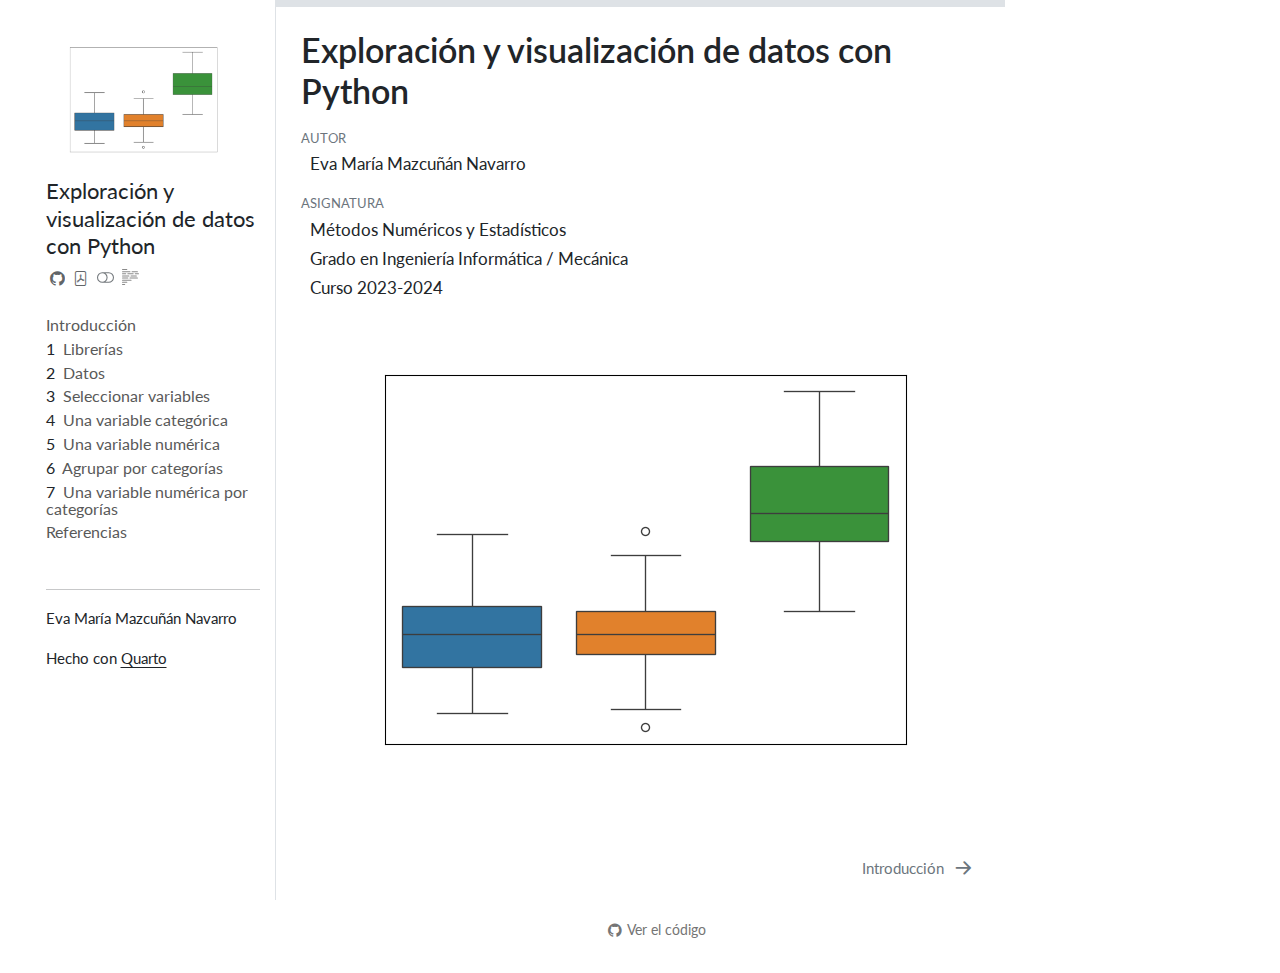
<file: docs/index.html>
<!DOCTYPE html>
<html xmlns="http://www.w3.org/1999/xhtml" lang="es" xml:lang="es"><head>

<meta charset="utf-8">
<meta name="generator" content="quarto-1.4.552">

<meta name="viewport" content="width=device-width, initial-scale=1.0, user-scalable=yes">

<meta name="author" content="Eva María Mazcuñán Navarro">

<title>Exploración y visualización de datos con Python</title>
<style>
code{white-space: pre-wrap;}
span.smallcaps{font-variant: small-caps;}
div.columns{display: flex; gap: min(4vw, 1.5em);}
div.column{flex: auto; overflow-x: auto;}
div.hanging-indent{margin-left: 1.5em; text-indent: -1.5em;}
ul.task-list{list-style: none;}
ul.task-list li input[type="checkbox"] {
  width: 0.8em;
  margin: 0 0.8em 0.2em -1em; /* quarto-specific, see https://github.com/quarto-dev/quarto-cli/issues/4556 */ 
  vertical-align: middle;
}
/* CSS for citations */
div.csl-bib-body { }
div.csl-entry {
  clear: both;
  margin-bottom: 0em;
}
.hanging-indent div.csl-entry {
  margin-left:2em;
  text-indent:-2em;
}
div.csl-left-margin {
  min-width:2em;
  float:left;
}
div.csl-right-inline {
  margin-left:2em;
  padding-left:1em;
}
div.csl-indent {
  margin-left: 2em;
}</style>


<script src="site_libs/quarto-nav/quarto-nav.js"></script>
<script src="site_libs/quarto-nav/headroom.min.js"></script>
<script src="site_libs/clipboard/clipboard.min.js"></script>
<script src="site_libs/quarto-search/autocomplete.umd.js"></script>
<script src="site_libs/quarto-search/fuse.min.js"></script>
<script src="site_libs/quarto-search/quarto-search.js"></script>
<meta name="quarto:offset" content="./">
<link href="./chapters/intro.html" rel="next">
<script src="site_libs/quarto-html/quarto.js"></script>
<script src="site_libs/quarto-html/popper.min.js"></script>
<script src="site_libs/quarto-html/tippy.umd.min.js"></script>
<script src="site_libs/quarto-html/anchor.min.js"></script>
<link href="site_libs/quarto-html/tippy.css" rel="stylesheet">
<link href="site_libs/quarto-html/quarto-syntax-highlighting.css" rel="stylesheet" class="quarto-color-scheme" id="quarto-text-highlighting-styles">
<link href="site_libs/quarto-html/quarto-syntax-highlighting-dark.css" rel="prefetch" class="quarto-color-scheme quarto-color-alternate" id="quarto-text-highlighting-styles">
<script src="site_libs/bootstrap/bootstrap.min.js"></script>
<link href="site_libs/bootstrap/bootstrap-icons.css" rel="stylesheet">
<link href="site_libs/bootstrap/bootstrap.min.css" rel="stylesheet" class="quarto-color-scheme" id="quarto-bootstrap" data-mode="light">
<link href="site_libs/bootstrap/bootstrap-dark.min.css" rel="prefetch" class="quarto-color-scheme quarto-color-alternate" id="quarto-bootstrap" data-mode="dark">
<script id="quarto-search-options" type="application/json">{
  "location": "navbar",
  "copy-button": false,
  "collapse-after": 3,
  "panel-placement": "end",
  "type": "overlay",
  "limit": 50,
  "keyboard-shortcut": [
    "f",
    "/",
    "s"
  ],
  "language": {
    "search-no-results-text": "Sin resultados",
    "search-matching-documents-text": "documentos encontrados",
    "search-copy-link-title": "Copiar el enlace en la búsqueda",
    "search-hide-matches-text": "Ocultar resultados adicionales",
    "search-more-match-text": "resultado adicional en este documento",
    "search-more-matches-text": "resultados adicionales en este documento",
    "search-clear-button-title": "Borrar",
    "search-text-placeholder": "",
    "search-detached-cancel-button-title": "Cancelar",
    "search-submit-button-title": "Enviar",
    "search-label": "Buscar"
  }
}</script>


<link rel="stylesheet" href="html/styles.css">
</head>

<body class="nav-sidebar floating">

<div id="quarto-search-results"></div>
  <header id="quarto-header" class="headroom fixed-top">
  <nav class="quarto-secondary-nav">
    <div class="container-fluid d-flex">
      <button type="button" class="quarto-btn-toggle btn" data-bs-toggle="collapse" data-bs-target=".quarto-sidebar-collapse-item" aria-controls="quarto-sidebar" aria-expanded="false" aria-label="Alternar barra lateral" onclick="if (window.quartoToggleHeadroom) { window.quartoToggleHeadroom(); }">
        <i class="bi bi-layout-text-sidebar-reverse"></i>
      </button>
        <nav class="quarto-page-breadcrumbs" aria-label="breadcrumb"><ol class="breadcrumb"><li class="breadcrumb-item"><a href="./index.html">Inicio</a></li></ol></nav>
        <a class="flex-grow-1" role="button" data-bs-toggle="collapse" data-bs-target=".quarto-sidebar-collapse-item" aria-controls="quarto-sidebar" aria-expanded="false" aria-label="Alternar barra lateral" onclick="if (window.quartoToggleHeadroom) { window.quartoToggleHeadroom(); }">      
        </a>
    </div>
  </nav>
</header>
<!-- content -->
<div id="quarto-content" class="quarto-container page-columns page-rows-contents page-layout-article">
<!-- sidebar -->
  <nav id="quarto-sidebar" class="sidebar collapse collapse-horizontal quarto-sidebar-collapse-item sidebar-navigation floating overflow-auto">
    <div class="pt-lg-2 mt-2 text-left sidebar-header sidebar-header-stacked">
      <a href="./index.html" class="sidebar-logo-link">
      <img src="./img/sidebar-logo.png" alt="" class="sidebar-logo py-0 d-lg-inline d-none">
      </a>
    <div class="sidebar-title mb-0 py-0">
      <a href="./">Exploración y visualización de datos con Python</a> 
        <div class="sidebar-tools-main tools-wide">
    <a href="https://github.com/EMazcunan/mnye-data-visualization" title="Ejecutar el código" class="quarto-navigation-tool px-1" aria-label="Ejecutar el código"><i class="bi bi-github"></i></a>
    <a href="./visualization.pdf" title="Descargar PDF" class="quarto-navigation-tool px-1" aria-label="Descargar PDF"><i class="bi bi-file-pdf"></i></a>
  <a href="" class="quarto-color-scheme-toggle quarto-navigation-tool  px-1" onclick="window.quartoToggleColorScheme(); return false;" title="Alternar modo oscuro"><i class="bi"></i></a>
  <a href="" class="quarto-reader-toggle quarto-navigation-tool px-1" onclick="window.quartoToggleReader(); return false;" title="Alternar modo lector">
  <div class="quarto-reader-toggle-btn">
  <i class="bi"></i>
  </div>
</a>
</div>
    </div>
      </div>
    <div class="sidebar-menu-container"> 
    <ul class="list-unstyled mt-1">
        <li class="sidebar-item">
  <div class="sidebar-item-container"> 
  <a href="./index.html" class="sidebar-item-text sidebar-link active">
 <span class="menu-text">Inicio</span></a>
  </div>
</li>
        <li class="sidebar-item">
  <div class="sidebar-item-container"> 
  <a href="./chapters/intro.html" class="sidebar-item-text sidebar-link">
 <span class="menu-text">Introducción</span></a>
  </div>
</li>
        <li class="sidebar-item">
  <div class="sidebar-item-container"> 
  <a href="./chapters/libraries.html" class="sidebar-item-text sidebar-link">
 <span class="menu-text"><span class="chapter-number">1</span>&nbsp; <span class="chapter-title">Librerías</span></span></a>
  </div>
</li>
        <li class="sidebar-item">
  <div class="sidebar-item-container"> 
  <a href="./chapters/data.html" class="sidebar-item-text sidebar-link">
 <span class="menu-text"><span class="chapter-number">2</span>&nbsp; <span class="chapter-title">Datos</span></span></a>
  </div>
</li>
        <li class="sidebar-item">
  <div class="sidebar-item-container"> 
  <a href="./chapters/subset-variables.html" class="sidebar-item-text sidebar-link">
 <span class="menu-text"><span class="chapter-number">3</span>&nbsp; <span class="chapter-title">Seleccionar variables</span></span></a>
  </div>
</li>
        <li class="sidebar-item">
  <div class="sidebar-item-container"> 
  <a href="./chapters/1categorical.html" class="sidebar-item-text sidebar-link">
 <span class="menu-text"><span class="chapter-number">4</span>&nbsp; <span class="chapter-title">Una variable categórica</span></span></a>
  </div>
</li>
        <li class="sidebar-item">
  <div class="sidebar-item-container"> 
  <a href="./chapters/1numerical.html" class="sidebar-item-text sidebar-link">
 <span class="menu-text"><span class="chapter-number">5</span>&nbsp; <span class="chapter-title">Una variable numérica</span></span></a>
  </div>
</li>
        <li class="sidebar-item">
  <div class="sidebar-item-container"> 
  <a href="./chapters/groupby.html" class="sidebar-item-text sidebar-link">
 <span class="menu-text"><span class="chapter-number">6</span>&nbsp; <span class="chapter-title">Agrupar por categorías</span></span></a>
  </div>
</li>
        <li class="sidebar-item">
  <div class="sidebar-item-container"> 
  <a href="./chapters/numerical_by_categorical.html" class="sidebar-item-text sidebar-link">
 <span class="menu-text"><span class="chapter-number">7</span>&nbsp; <span class="chapter-title">Una variable numérica por categorías</span></span></a>
  </div>
</li>
        <li class="sidebar-item">
  <div class="sidebar-item-container"> 
  <a href="./chapters/references.html" class="sidebar-item-text sidebar-link">
 <span class="menu-text">Referencias</span></a>
  </div>
</li>
    </ul>
    </div>
<div class="quarto-sidebar-footer"><div class="sidebar-footer-item">
<hr>
<p>Eva María Mazcuñán Navarro</p>
<p>Hecho con <a href="https://quarto.org">Quarto</a></p>
</div></div></nav>
<div id="quarto-sidebar-glass" class="quarto-sidebar-collapse-item" data-bs-toggle="collapse" data-bs-target=".quarto-sidebar-collapse-item"></div>
<!-- margin-sidebar -->
    <div id="quarto-margin-sidebar" class="sidebar margin-sidebar">
        
    </div>
<!-- main -->
<main class="content" id="quarto-document-content">
<!-- https://github.com/quarto-dev/quarto-cli/discussions/3842 -->
<!-- Ver nota de obsidian Quarto - Layout de book para los literales 1.5em y 3em -->
<div id="progress-bar" style="width: 0%; height: 7px; background-color: var(--bs-success); position: fixed; top: 0px; margin-left:-1.5em;z-index: 2000;"></div>

<div id="progress-bar-bg" style="width: 0%; height: 7px; background-color: var(--quarto-border-color); position: fixed; top: 0px; margin-left:-1.5em;z-index: 1999;"></div>

<script id="progressbar" type="text/javascript">

function adjust_bar_width(bar, bar_bg, scrollTop, height, clientHeight, document_content_width, font_size, content_width) {
    bar.style.width = ((scrollTop) / ((height- clientHeight))) * ((document_content_width + (font_size * 3)) / content_width) * 100 + '%';

    bar_bg.style.width = document_content_width + (font_size * 3) + "px";
};


document.addEventListener("DOMContentLoaded", function() {

    const bar = document.querySelector('#progress-bar');
    const bar_bg = document.querySelector('#progress-bar-bg');
    const post = document.querySelector('#quarto-content');
    const document_content = document.querySelector('#quarto-document-content');

    const style = window.getComputedStyle(document_content, null).getPropertyValue('font-size');
    const font_size = parseFloat(style); 
    const html = document.documentElement;
    
    var document_content_width = document_content.offsetWidth;
    var content_width = post.offsetWidth;
    var height = post.scrollHeight + post.offsetTop; 

    window.addEventListener('resize', () => {

        document_content_width = document_content.offsetWidth;
        content_width = post.offsetWidth;
        height = post.scrollHeight + post.offsetTop; 

        adjust_bar_width(bar, bar_bg, html.scrollTop, height, html.clientHeight, document_content_width, font_size, content_width )

    });  

    window.addEventListener('scroll', () => {
        
        adjust_bar_width(bar, bar_bg, html.scrollTop, height, html.clientHeight, document_content_width, font_size, content_width)
    });
});
</script>
<!-- https://github.com/quarto-dev/quarto-cli/discussions/3842 -->
<button type="button" class="btn btn-sm bi bi-arrow-up" id="btn-back-to-top"></button>

<style>
#btn-back-to-top {
  position: fixed;
  bottom: 20px;
  right: 20px;
  display: none;
  background-color: transparent;
  border-color: transparent;
  color: var(--quarto-text-muted);
}
</style>

<script id="backtotop" type="application/javascript">
let backToTopButton = document.getElementById("btn-back-to-top");

window.addEventListener('scroll', () => {
            if (document.body.scrollTop > 20 || document.documentElement.scrollTop > 20) {
            backToTopButton.style.display = "block";
        } else {
            backToTopButton.style.display = "none";
        }
    });

backToTopButton.addEventListener("click", function () {
  document.body.scrollTop = 0;
  document.documentElement.scrollTop = 0;
});
</script>

<header id="title-block-header">
 


<h1 class="title display-7">Exploración y visualización de datos con Python</h1>



<p class="author-title">Autor</p> 
<p class="author">Eva María Mazcuñán Navarro</p>


<!-- https://github.com/quarto-dev/quarto-cli/issues/2235 -->
<div class="subject-info">
<p class="subject-info-title">Asignatura</p>    
<p class="subject">Métodos Numéricos y Estadísticos</p>
<p class="degree">Grado en Ingeniería Informática / Mecánica</p>
<p class="term">Curso 2023-2024</p>
</div>



</header>



<section id="sec-preface" class="level1 unnumbered">
<h1 class="unnumbered">Inicio</h1><p><img src="img/cover/cover.png" title="Exploración y visualización de datos con Python" class="quarto-cover-image img-fluid"></p>


<div id="refs" class="references csl-bib-body hanging-indent" data-entry-spacing="0" role="list" style="display: none">
<div id="ref-mckinney-proc-scipy-2010" class="csl-entry" role="listitem">
McKinney, Wes. 2010. <span>«<span>D</span>ata <span>S</span>tructures for <span>S</span>tatistical <span>C</span>omputing in <span>P</span>ython»</span>. En <em><span>P</span>roceedings of the 9th <span>P</span>ython in <span>S</span>cience <span>C</span>onference</em>, editado por Stéfan van der Walt y Jarrod Millman, 56-61. <a href="https://doi.org/ 10.25080/Majora-92bf1922-00a ">https://doi.org/ 10.25080/Majora-92bf1922-00a </a>.
</div>
<div id="ref-reback2020pandas" class="csl-entry" role="listitem">
The pandas development team. 2020. <span>«pandas-dev/pandas: Pandas»</span>. Zenodo. <a href="https://doi.org/10.5281/zenodo.3509134">https://doi.org/10.5281/zenodo.3509134</a>.
</div>
<div id="ref-Waskom2021" class="csl-entry" role="listitem">
Waskom, Michael L. 2021. <span>«seaborn: statistical data visualization»</span>. <em>Journal of Open Source Software</em> 6 (60): 3021. <a href="https://doi.org/10.21105/joss.03021">https://doi.org/10.21105/joss.03021</a>.
</div>
</div>
</section>

</main> <!-- /main -->
<script id="quarto-html-after-body" type="application/javascript">
window.document.addEventListener("DOMContentLoaded", function (event) {
  const toggleBodyColorMode = (bsSheetEl) => {
    const mode = bsSheetEl.getAttribute("data-mode");
    const bodyEl = window.document.querySelector("body");
    if (mode === "dark") {
      bodyEl.classList.add("quarto-dark");
      bodyEl.classList.remove("quarto-light");
    } else {
      bodyEl.classList.add("quarto-light");
      bodyEl.classList.remove("quarto-dark");
    }
  }
  const toggleBodyColorPrimary = () => {
    const bsSheetEl = window.document.querySelector("link#quarto-bootstrap");
    if (bsSheetEl) {
      toggleBodyColorMode(bsSheetEl);
    }
  }
  toggleBodyColorPrimary();  
  const disableStylesheet = (stylesheets) => {
    for (let i=0; i < stylesheets.length; i++) {
      const stylesheet = stylesheets[i];
      stylesheet.rel = 'prefetch';
    }
  }
  const enableStylesheet = (stylesheets) => {
    for (let i=0; i < stylesheets.length; i++) {
      const stylesheet = stylesheets[i];
      stylesheet.rel = 'stylesheet';
    }
  }
  const manageTransitions = (selector, allowTransitions) => {
    const els = window.document.querySelectorAll(selector);
    for (let i=0; i < els.length; i++) {
      const el = els[i];
      if (allowTransitions) {
        el.classList.remove('notransition');
      } else {
        el.classList.add('notransition');
      }
    }
  }
  const toggleGiscusIfUsed = (isAlternate, darkModeDefault) => {
    const baseTheme = document.querySelector('#giscus-base-theme')?.value ?? 'light';
    const alternateTheme = document.querySelector('#giscus-alt-theme')?.value ?? 'dark';
    let newTheme = '';
    if(darkModeDefault) {
      newTheme = isAlternate ? baseTheme : alternateTheme;
    } else {
      newTheme = isAlternate ? alternateTheme : baseTheme;
    }
    const changeGiscusTheme = () => {
      // From: https://github.com/giscus/giscus/issues/336
      const sendMessage = (message) => {
        const iframe = document.querySelector('iframe.giscus-frame');
        if (!iframe) return;
        iframe.contentWindow.postMessage({ giscus: message }, 'https://giscus.app');
      }
      sendMessage({
        setConfig: {
          theme: newTheme
        }
      });
    }
    const isGiscussLoaded = window.document.querySelector('iframe.giscus-frame') !== null;
    if (isGiscussLoaded) {
      changeGiscusTheme();
    }
  }
  const toggleColorMode = (alternate) => {
    // Switch the stylesheets
    const alternateStylesheets = window.document.querySelectorAll('link.quarto-color-scheme.quarto-color-alternate');
    manageTransitions('#quarto-margin-sidebar .nav-link', false);
    if (alternate) {
      enableStylesheet(alternateStylesheets);
      for (const sheetNode of alternateStylesheets) {
        if (sheetNode.id === "quarto-bootstrap") {
          toggleBodyColorMode(sheetNode);
        }
      }
    } else {
      disableStylesheet(alternateStylesheets);
      toggleBodyColorPrimary();
    }
    manageTransitions('#quarto-margin-sidebar .nav-link', true);
    // Switch the toggles
    const toggles = window.document.querySelectorAll('.quarto-color-scheme-toggle');
    for (let i=0; i < toggles.length; i++) {
      const toggle = toggles[i];
      if (toggle) {
        if (alternate) {
          toggle.classList.add("alternate");     
        } else {
          toggle.classList.remove("alternate");
        }
      }
    }
    // Hack to workaround the fact that safari doesn't
    // properly recolor the scrollbar when toggling (#1455)
    if (navigator.userAgent.indexOf('Safari') > 0 && navigator.userAgent.indexOf('Chrome') == -1) {
      manageTransitions("body", false);
      window.scrollTo(0, 1);
      setTimeout(() => {
        window.scrollTo(0, 0);
        manageTransitions("body", true);
      }, 40);  
    }
  }
  const isFileUrl = () => { 
    return window.location.protocol === 'file:';
  }
  const hasAlternateSentinel = () => {  
    let styleSentinel = getColorSchemeSentinel();
    if (styleSentinel !== null) {
      return styleSentinel === "alternate";
    } else {
      return false;
    }
  }
  const setStyleSentinel = (alternate) => {
    const value = alternate ? "alternate" : "default";
    if (!isFileUrl()) {
      window.localStorage.setItem("quarto-color-scheme", value);
    } else {
      localAlternateSentinel = value;
    }
  }
  const getColorSchemeSentinel = () => {
    if (!isFileUrl()) {
      const storageValue = window.localStorage.getItem("quarto-color-scheme");
      return storageValue != null ? storageValue : localAlternateSentinel;
    } else {
      return localAlternateSentinel;
    }
  }
  const darkModeDefault = false;
  let localAlternateSentinel = darkModeDefault ? 'alternate' : 'default';
  // Dark / light mode switch
  window.quartoToggleColorScheme = () => {
    // Read the current dark / light value 
    let toAlternate = !hasAlternateSentinel();
    toggleColorMode(toAlternate);
    setStyleSentinel(toAlternate);
    toggleGiscusIfUsed(toAlternate, darkModeDefault);
  };
  // Ensure there is a toggle, if there isn't float one in the top right
  if (window.document.querySelector('.quarto-color-scheme-toggle') === null) {
    const a = window.document.createElement('a');
    a.classList.add('top-right');
    a.classList.add('quarto-color-scheme-toggle');
    a.href = "";
    a.onclick = function() { try { window.quartoToggleColorScheme(); } catch {} return false; };
    const i = window.document.createElement("i");
    i.classList.add('bi');
    a.appendChild(i);
    window.document.body.appendChild(a);
  }
  // Switch to dark mode if need be
  if (hasAlternateSentinel()) {
    toggleColorMode(true);
  } else {
    toggleColorMode(false);
  }
  const icon = "";
  const anchorJS = new window.AnchorJS();
  anchorJS.options = {
    placement: 'right',
    icon: icon
  };
  anchorJS.add('.anchored');
  const isCodeAnnotation = (el) => {
    for (const clz of el.classList) {
      if (clz.startsWith('code-annotation-')) {                     
        return true;
      }
    }
    return false;
  }
  const clipboard = new window.ClipboardJS('.code-copy-button', {
    text: function(trigger) {
      const codeEl = trigger.previousElementSibling.cloneNode(true);
      for (const childEl of codeEl.children) {
        if (isCodeAnnotation(childEl)) {
          childEl.remove();
        }
      }
      return codeEl.innerText;
    }
  });
  clipboard.on('success', function(e) {
    // button target
    const button = e.trigger;
    // don't keep focus
    button.blur();
    // flash "checked"
    button.classList.add('code-copy-button-checked');
    var currentTitle = button.getAttribute("title");
    button.setAttribute("title", "Copiado");
    let tooltip;
    if (window.bootstrap) {
      button.setAttribute("data-bs-toggle", "tooltip");
      button.setAttribute("data-bs-placement", "left");
      button.setAttribute("data-bs-title", "Copiado");
      tooltip = new bootstrap.Tooltip(button, 
        { trigger: "manual", 
          customClass: "code-copy-button-tooltip",
          offset: [0, -8]});
      tooltip.show();    
    }
    setTimeout(function() {
      if (tooltip) {
        tooltip.hide();
        button.removeAttribute("data-bs-title");
        button.removeAttribute("data-bs-toggle");
        button.removeAttribute("data-bs-placement");
      }
      button.setAttribute("title", currentTitle);
      button.classList.remove('code-copy-button-checked');
    }, 1000);
    // clear code selection
    e.clearSelection();
  });
    var localhostRegex = new RegExp(/^(?:http|https):\/\/localhost\:?[0-9]*\//);
    var mailtoRegex = new RegExp(/^mailto:/);
      var filterRegex = new RegExp('/' + window.location.host + '/');
    var isInternal = (href) => {
        return filterRegex.test(href) || localhostRegex.test(href) || mailtoRegex.test(href);
    }
    // Inspect non-navigation links and adorn them if external
 	var links = window.document.querySelectorAll('a[href]:not(.nav-link):not(.navbar-brand):not(.toc-action):not(.sidebar-link):not(.sidebar-item-toggle):not(.pagination-link):not(.no-external):not([aria-hidden]):not(.dropdown-item):not(.quarto-navigation-tool)');
    for (var i=0; i<links.length; i++) {
      const link = links[i];
      if (!isInternal(link.href)) {
        // undo the damage that might have been done by quarto-nav.js in the case of
        // links that we want to consider external
        if (link.dataset.originalHref !== undefined) {
          link.href = link.dataset.originalHref;
        }
          // target, if specified
          link.setAttribute("target", "_blank");
          if (link.getAttribute("rel") === null) {
            link.setAttribute("rel", "noopener");
          }
      }
    }
  function tippyHover(el, contentFn, onTriggerFn, onUntriggerFn) {
    const config = {
      allowHTML: true,
      maxWidth: 500,
      delay: 100,
      arrow: false,
      appendTo: function(el) {
          return el.parentElement;
      },
      interactive: true,
      interactiveBorder: 10,
      theme: 'quarto',
      placement: 'bottom-start',
    };
    if (contentFn) {
      config.content = contentFn;
    }
    if (onTriggerFn) {
      config.onTrigger = onTriggerFn;
    }
    if (onUntriggerFn) {
      config.onUntrigger = onUntriggerFn;
    }
    window.tippy(el, config); 
  }
  const noterefs = window.document.querySelectorAll('a[role="doc-noteref"]');
  for (var i=0; i<noterefs.length; i++) {
    const ref = noterefs[i];
    tippyHover(ref, function() {
      // use id or data attribute instead here
      let href = ref.getAttribute('data-footnote-href') || ref.getAttribute('href');
      try { href = new URL(href).hash; } catch {}
      const id = href.replace(/^#\/?/, "");
      const note = window.document.getElementById(id);
      if (note) {
        return note.innerHTML;
      } else {
        return "";
      }
    });
  }
  const xrefs = window.document.querySelectorAll('a.quarto-xref');
  const processXRef = (id, note) => {
    // Strip column container classes
    const stripColumnClz = (el) => {
      el.classList.remove("page-full", "page-columns");
      if (el.children) {
        for (const child of el.children) {
          stripColumnClz(child);
        }
      }
    }
    stripColumnClz(note)
    if (id === null || id.startsWith('sec-')) {
      // Special case sections, only their first couple elements
      const container = document.createElement("div");
      if (note.children && note.children.length > 2) {
        container.appendChild(note.children[0].cloneNode(true));
        for (let i = 1; i < note.children.length; i++) {
          const child = note.children[i];
          if (child.tagName === "P" && child.innerText === "") {
            continue;
          } else {
            container.appendChild(child.cloneNode(true));
            break;
          }
        }
        if (window.Quarto?.typesetMath) {
          window.Quarto.typesetMath(container);
        }
        return container.innerHTML
      } else {
        if (window.Quarto?.typesetMath) {
          window.Quarto.typesetMath(note);
        }
        return note.innerHTML;
      }
    } else {
      // Remove any anchor links if they are present
      const anchorLink = note.querySelector('a.anchorjs-link');
      if (anchorLink) {
        anchorLink.remove();
      }
      if (window.Quarto?.typesetMath) {
        window.Quarto.typesetMath(note);
      }
      // TODO in 1.5, we should make sure this works without a callout special case
      if (note.classList.contains("callout")) {
        return note.outerHTML;
      } else {
        return note.innerHTML;
      }
    }
  }
  for (var i=0; i<xrefs.length; i++) {
    const xref = xrefs[i];
    tippyHover(xref, undefined, function(instance) {
      instance.disable();
      let url = xref.getAttribute('href');
      let hash = undefined; 
      if (url.startsWith('#')) {
        hash = url;
      } else {
        try { hash = new URL(url).hash; } catch {}
      }
      if (hash) {
        const id = hash.replace(/^#\/?/, "");
        const note = window.document.getElementById(id);
        if (note !== null) {
          try {
            const html = processXRef(id, note.cloneNode(true));
            instance.setContent(html);
          } finally {
            instance.enable();
            instance.show();
          }
        } else {
          // See if we can fetch this
          fetch(url.split('#')[0])
          .then(res => res.text())
          .then(html => {
            const parser = new DOMParser();
            const htmlDoc = parser.parseFromString(html, "text/html");
            const note = htmlDoc.getElementById(id);
            if (note !== null) {
              const html = processXRef(id, note);
              instance.setContent(html);
            } 
          }).finally(() => {
            instance.enable();
            instance.show();
          });
        }
      } else {
        // See if we can fetch a full url (with no hash to target)
        // This is a special case and we should probably do some content thinning / targeting
        fetch(url)
        .then(res => res.text())
        .then(html => {
          const parser = new DOMParser();
          const htmlDoc = parser.parseFromString(html, "text/html");
          const note = htmlDoc.querySelector('main.content');
          if (note !== null) {
            // This should only happen for chapter cross references
            // (since there is no id in the URL)
            // remove the first header
            if (note.children.length > 0 && note.children[0].tagName === "HEADER") {
              note.children[0].remove();
            }
            const html = processXRef(null, note);
            instance.setContent(html);
          } 
        }).finally(() => {
          instance.enable();
          instance.show();
        });
      }
    }, function(instance) {
    });
  }
      let selectedAnnoteEl;
      const selectorForAnnotation = ( cell, annotation) => {
        let cellAttr = 'data-code-cell="' + cell + '"';
        let lineAttr = 'data-code-annotation="' +  annotation + '"';
        const selector = 'span[' + cellAttr + '][' + lineAttr + ']';
        return selector;
      }
      const selectCodeLines = (annoteEl) => {
        const doc = window.document;
        const targetCell = annoteEl.getAttribute("data-target-cell");
        const targetAnnotation = annoteEl.getAttribute("data-target-annotation");
        const annoteSpan = window.document.querySelector(selectorForAnnotation(targetCell, targetAnnotation));
        const lines = annoteSpan.getAttribute("data-code-lines").split(",");
        const lineIds = lines.map((line) => {
          return targetCell + "-" + line;
        })
        let top = null;
        let height = null;
        let parent = null;
        if (lineIds.length > 0) {
            //compute the position of the single el (top and bottom and make a div)
            const el = window.document.getElementById(lineIds[0]);
            top = el.offsetTop;
            height = el.offsetHeight;
            parent = el.parentElement.parentElement;
          if (lineIds.length > 1) {
            const lastEl = window.document.getElementById(lineIds[lineIds.length - 1]);
            const bottom = lastEl.offsetTop + lastEl.offsetHeight;
            height = bottom - top;
          }
          if (top !== null && height !== null && parent !== null) {
            // cook up a div (if necessary) and position it 
            let div = window.document.getElementById("code-annotation-line-highlight");
            if (div === null) {
              div = window.document.createElement("div");
              div.setAttribute("id", "code-annotation-line-highlight");
              div.style.position = 'absolute';
              parent.appendChild(div);
            }
            div.style.top = top - 2 + "px";
            div.style.height = height + 4 + "px";
            div.style.left = 0;
            let gutterDiv = window.document.getElementById("code-annotation-line-highlight-gutter");
            if (gutterDiv === null) {
              gutterDiv = window.document.createElement("div");
              gutterDiv.setAttribute("id", "code-annotation-line-highlight-gutter");
              gutterDiv.style.position = 'absolute';
              const codeCell = window.document.getElementById(targetCell);
              const gutter = codeCell.querySelector('.code-annotation-gutter');
              gutter.appendChild(gutterDiv);
            }
            gutterDiv.style.top = top - 2 + "px";
            gutterDiv.style.height = height + 4 + "px";
          }
          selectedAnnoteEl = annoteEl;
        }
      };
      const unselectCodeLines = () => {
        const elementsIds = ["code-annotation-line-highlight", "code-annotation-line-highlight-gutter"];
        elementsIds.forEach((elId) => {
          const div = window.document.getElementById(elId);
          if (div) {
            div.remove();
          }
        });
        selectedAnnoteEl = undefined;
      };
        // Handle positioning of the toggle
    window.addEventListener(
      "resize",
      throttle(() => {
        elRect = undefined;
        if (selectedAnnoteEl) {
          selectCodeLines(selectedAnnoteEl);
        }
      }, 10)
    );
    function throttle(fn, ms) {
    let throttle = false;
    let timer;
      return (...args) => {
        if(!throttle) { // first call gets through
            fn.apply(this, args);
            throttle = true;
        } else { // all the others get throttled
            if(timer) clearTimeout(timer); // cancel #2
            timer = setTimeout(() => {
              fn.apply(this, args);
              timer = throttle = false;
            }, ms);
        }
      };
    }
      // Attach click handler to the DT
      const annoteDls = window.document.querySelectorAll('dt[data-target-cell]');
      for (const annoteDlNode of annoteDls) {
        annoteDlNode.addEventListener('click', (event) => {
          const clickedEl = event.target;
          if (clickedEl !== selectedAnnoteEl) {
            unselectCodeLines();
            const activeEl = window.document.querySelector('dt[data-target-cell].code-annotation-active');
            if (activeEl) {
              activeEl.classList.remove('code-annotation-active');
            }
            selectCodeLines(clickedEl);
            clickedEl.classList.add('code-annotation-active');
          } else {
            // Unselect the line
            unselectCodeLines();
            clickedEl.classList.remove('code-annotation-active');
          }
        });
      }
  const findCites = (el) => {
    const parentEl = el.parentElement;
    if (parentEl) {
      const cites = parentEl.dataset.cites;
      if (cites) {
        return {
          el,
          cites: cites.split(' ')
        };
      } else {
        return findCites(el.parentElement)
      }
    } else {
      return undefined;
    }
  };
  var bibliorefs = window.document.querySelectorAll('a[role="doc-biblioref"]');
  for (var i=0; i<bibliorefs.length; i++) {
    const ref = bibliorefs[i];
    const citeInfo = findCites(ref);
    if (citeInfo) {
      tippyHover(citeInfo.el, function() {
        var popup = window.document.createElement('div');
        citeInfo.cites.forEach(function(cite) {
          var citeDiv = window.document.createElement('div');
          citeDiv.classList.add('hanging-indent');
          citeDiv.classList.add('csl-entry');
          var biblioDiv = window.document.getElementById('ref-' + cite);
          if (biblioDiv) {
            citeDiv.innerHTML = biblioDiv.innerHTML;
          }
          popup.appendChild(citeDiv);
        });
        return popup.innerHTML;
      });
    }
  }
});
</script>
<nav class="page-navigation">
  <div class="nav-page nav-page-previous">
  </div>
  <div class="nav-page nav-page-next">
      <a href="./chapters/intro.html" class="pagination-link" aria-label="Introducción">
        <span class="nav-page-text">Introducción</span> <i class="bi bi-arrow-right-short"></i>
      </a>
  </div>
</nav>
</div> <!-- /content -->




<footer class="footer"><div class="nav-footer"><div class="nav-footer-center"><div class="toc-actions"><ul><li><a href="https://github.com/EMazcunan/mnye-data-visualization/blob/master/index.qmd" class="toc-action"><i class="bi bi-github"></i>Ver el código</a></li></ul></div></div></div></footer></body></html>
</file>
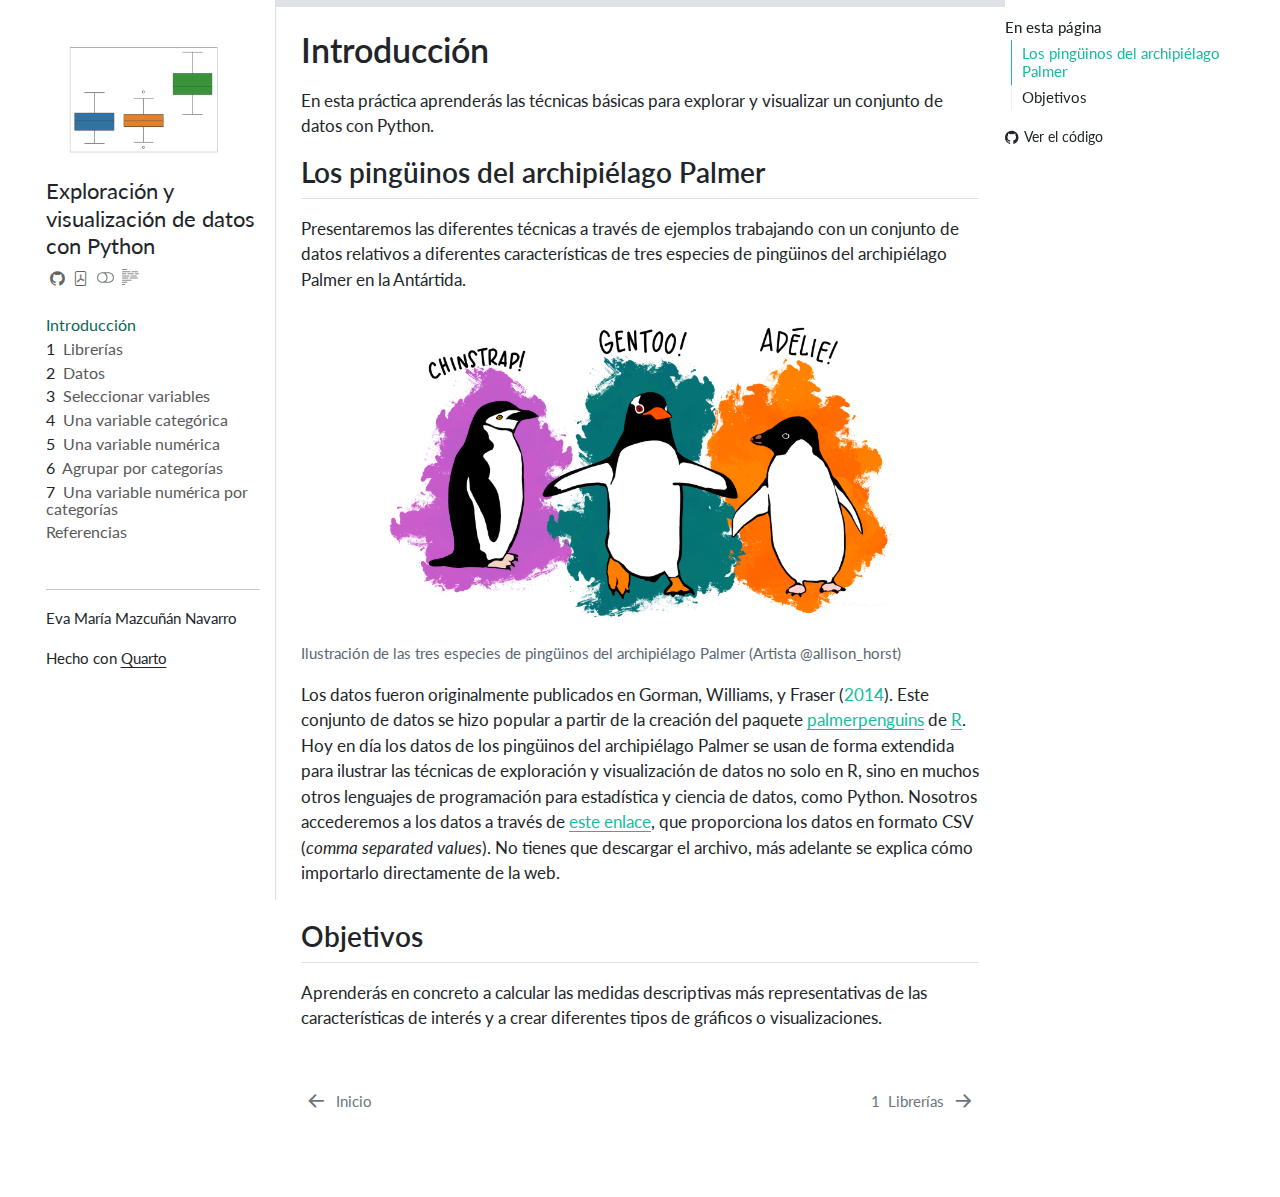
<file: docs/chapters/intro.html>
<!DOCTYPE html>
<html xmlns="http://www.w3.org/1999/xhtml" lang="es" xml:lang="es"><head>

<meta charset="utf-8">
<meta name="generator" content="quarto-1.4.552">

<meta name="viewport" content="width=device-width, initial-scale=1.0, user-scalable=yes">


<title>Exploración y visualización de datos con Python - Introducción</title>
<style>
code{white-space: pre-wrap;}
span.smallcaps{font-variant: small-caps;}
div.columns{display: flex; gap: min(4vw, 1.5em);}
div.column{flex: auto; overflow-x: auto;}
div.hanging-indent{margin-left: 1.5em; text-indent: -1.5em;}
ul.task-list{list-style: none;}
ul.task-list li input[type="checkbox"] {
  width: 0.8em;
  margin: 0 0.8em 0.2em -1em; /* quarto-specific, see https://github.com/quarto-dev/quarto-cli/issues/4556 */ 
  vertical-align: middle;
}
/* CSS for citations */
div.csl-bib-body { }
div.csl-entry {
  clear: both;
  margin-bottom: 0em;
}
.hanging-indent div.csl-entry {
  margin-left:2em;
  text-indent:-2em;
}
div.csl-left-margin {
  min-width:2em;
  float:left;
}
div.csl-right-inline {
  margin-left:2em;
  padding-left:1em;
}
div.csl-indent {
  margin-left: 2em;
}</style>


<script src="../site_libs/quarto-nav/quarto-nav.js"></script>
<script src="../site_libs/quarto-nav/headroom.min.js"></script>
<script src="../site_libs/clipboard/clipboard.min.js"></script>
<script src="../site_libs/quarto-search/autocomplete.umd.js"></script>
<script src="../site_libs/quarto-search/fuse.min.js"></script>
<script src="../site_libs/quarto-search/quarto-search.js"></script>
<meta name="quarto:offset" content="../">
<link href="../chapters/libraries.html" rel="next">
<link href="../index.html" rel="prev">
<script src="../site_libs/quarto-html/quarto.js"></script>
<script src="../site_libs/quarto-html/popper.min.js"></script>
<script src="../site_libs/quarto-html/tippy.umd.min.js"></script>
<script src="../site_libs/quarto-html/anchor.min.js"></script>
<link href="../site_libs/quarto-html/tippy.css" rel="stylesheet">
<link href="../site_libs/quarto-html/quarto-syntax-highlighting.css" rel="stylesheet" class="quarto-color-scheme" id="quarto-text-highlighting-styles">
<link href="../site_libs/quarto-html/quarto-syntax-highlighting-dark.css" rel="prefetch" class="quarto-color-scheme quarto-color-alternate" id="quarto-text-highlighting-styles">
<script src="../site_libs/bootstrap/bootstrap.min.js"></script>
<link href="../site_libs/bootstrap/bootstrap-icons.css" rel="stylesheet">
<link href="../site_libs/bootstrap/bootstrap.min.css" rel="stylesheet" class="quarto-color-scheme" id="quarto-bootstrap" data-mode="light">
<link href="../site_libs/bootstrap/bootstrap-dark.min.css" rel="prefetch" class="quarto-color-scheme quarto-color-alternate" id="quarto-bootstrap" data-mode="dark">
<script id="quarto-search-options" type="application/json">{
  "location": "navbar",
  "copy-button": false,
  "collapse-after": 3,
  "panel-placement": "end",
  "type": "overlay",
  "limit": 50,
  "keyboard-shortcut": [
    "f",
    "/",
    "s"
  ],
  "language": {
    "search-no-results-text": "Sin resultados",
    "search-matching-documents-text": "documentos encontrados",
    "search-copy-link-title": "Copiar el enlace en la búsqueda",
    "search-hide-matches-text": "Ocultar resultados adicionales",
    "search-more-match-text": "resultado adicional en este documento",
    "search-more-matches-text": "resultados adicionales en este documento",
    "search-clear-button-title": "Borrar",
    "search-text-placeholder": "",
    "search-detached-cancel-button-title": "Cancelar",
    "search-submit-button-title": "Enviar",
    "search-label": "Buscar"
  }
}</script>


<link rel="stylesheet" href="../html/styles.css">
</head>

<body class="nav-sidebar floating">

<div id="quarto-search-results"></div>
  <header id="quarto-header" class="headroom fixed-top">
  <nav class="quarto-secondary-nav">
    <div class="container-fluid d-flex">
      <button type="button" class="quarto-btn-toggle btn" data-bs-toggle="collapse" data-bs-target=".quarto-sidebar-collapse-item" aria-controls="quarto-sidebar" aria-expanded="false" aria-label="Alternar barra lateral" onclick="if (window.quartoToggleHeadroom) { window.quartoToggleHeadroom(); }">
        <i class="bi bi-layout-text-sidebar-reverse"></i>
      </button>
        <nav class="quarto-page-breadcrumbs" aria-label="breadcrumb"><ol class="breadcrumb"><li class="breadcrumb-item"><a href="../chapters/intro.html">Introducción</a></li></ol></nav>
        <a class="flex-grow-1" role="button" data-bs-toggle="collapse" data-bs-target=".quarto-sidebar-collapse-item" aria-controls="quarto-sidebar" aria-expanded="false" aria-label="Alternar barra lateral" onclick="if (window.quartoToggleHeadroom) { window.quartoToggleHeadroom(); }">      
        </a>
    </div>
  </nav>
</header>
<!-- content -->
<div id="quarto-content" class="quarto-container page-columns page-rows-contents page-layout-article">
<!-- sidebar -->
  <nav id="quarto-sidebar" class="sidebar collapse collapse-horizontal quarto-sidebar-collapse-item sidebar-navigation floating overflow-auto">
    <div class="pt-lg-2 mt-2 text-left sidebar-header sidebar-header-stacked">
      <a href="../index.html" class="sidebar-logo-link">
      <img src="../img/sidebar-logo.png" alt="" class="sidebar-logo py-0 d-lg-inline d-none">
      </a>
    <div class="sidebar-title mb-0 py-0">
      <a href="../">Exploración y visualización de datos con Python</a> 
        <div class="sidebar-tools-main tools-wide">
    <a href="https://github.com/EMazcunan/mnye-data-visualization" title="Ejecutar el código" class="quarto-navigation-tool px-1" aria-label="Ejecutar el código"><i class="bi bi-github"></i></a>
    <a href="../visualization.pdf" title="Descargar PDF" class="quarto-navigation-tool px-1" aria-label="Descargar PDF"><i class="bi bi-file-pdf"></i></a>
  <a href="" class="quarto-color-scheme-toggle quarto-navigation-tool  px-1" onclick="window.quartoToggleColorScheme(); return false;" title="Alternar modo oscuro"><i class="bi"></i></a>
  <a href="" class="quarto-reader-toggle quarto-navigation-tool px-1" onclick="window.quartoToggleReader(); return false;" title="Alternar modo lector">
  <div class="quarto-reader-toggle-btn">
  <i class="bi"></i>
  </div>
</a>
</div>
    </div>
      </div>
    <div class="sidebar-menu-container"> 
    <ul class="list-unstyled mt-1">
        <li class="sidebar-item">
  <div class="sidebar-item-container"> 
  <a href="../index.html" class="sidebar-item-text sidebar-link">
 <span class="menu-text">Inicio</span></a>
  </div>
</li>
        <li class="sidebar-item">
  <div class="sidebar-item-container"> 
  <a href="../chapters/intro.html" class="sidebar-item-text sidebar-link active">
 <span class="menu-text">Introducción</span></a>
  </div>
</li>
        <li class="sidebar-item">
  <div class="sidebar-item-container"> 
  <a href="../chapters/libraries.html" class="sidebar-item-text sidebar-link">
 <span class="menu-text"><span class="chapter-number">1</span>&nbsp; <span class="chapter-title">Librerías</span></span></a>
  </div>
</li>
        <li class="sidebar-item">
  <div class="sidebar-item-container"> 
  <a href="../chapters/data.html" class="sidebar-item-text sidebar-link">
 <span class="menu-text"><span class="chapter-number">2</span>&nbsp; <span class="chapter-title">Datos</span></span></a>
  </div>
</li>
        <li class="sidebar-item">
  <div class="sidebar-item-container"> 
  <a href="../chapters/subset-variables.html" class="sidebar-item-text sidebar-link">
 <span class="menu-text"><span class="chapter-number">3</span>&nbsp; <span class="chapter-title">Seleccionar variables</span></span></a>
  </div>
</li>
        <li class="sidebar-item">
  <div class="sidebar-item-container"> 
  <a href="../chapters/1categorical.html" class="sidebar-item-text sidebar-link">
 <span class="menu-text"><span class="chapter-number">4</span>&nbsp; <span class="chapter-title">Una variable categórica</span></span></a>
  </div>
</li>
        <li class="sidebar-item">
  <div class="sidebar-item-container"> 
  <a href="../chapters/1numerical.html" class="sidebar-item-text sidebar-link">
 <span class="menu-text"><span class="chapter-number">5</span>&nbsp; <span class="chapter-title">Una variable numérica</span></span></a>
  </div>
</li>
        <li class="sidebar-item">
  <div class="sidebar-item-container"> 
  <a href="../chapters/groupby.html" class="sidebar-item-text sidebar-link">
 <span class="menu-text"><span class="chapter-number">6</span>&nbsp; <span class="chapter-title">Agrupar por categorías</span></span></a>
  </div>
</li>
        <li class="sidebar-item">
  <div class="sidebar-item-container"> 
  <a href="../chapters/numerical_by_categorical.html" class="sidebar-item-text sidebar-link">
 <span class="menu-text"><span class="chapter-number">7</span>&nbsp; <span class="chapter-title">Una variable numérica por categorías</span></span></a>
  </div>
</li>
        <li class="sidebar-item">
  <div class="sidebar-item-container"> 
  <a href="../chapters/references.html" class="sidebar-item-text sidebar-link">
 <span class="menu-text">Referencias</span></a>
  </div>
</li>
    </ul>
    </div>
<div class="quarto-sidebar-footer"><div class="sidebar-footer-item">
<hr>
<p>Eva María Mazcuñán Navarro</p>
<p>Hecho con <a href="https://quarto.org">Quarto</a></p>
</div></div></nav>
<div id="quarto-sidebar-glass" class="quarto-sidebar-collapse-item" data-bs-toggle="collapse" data-bs-target=".quarto-sidebar-collapse-item"></div>
<!-- margin-sidebar -->
    <div id="quarto-margin-sidebar" class="sidebar margin-sidebar">
        <nav id="TOC" role="doc-toc" class="toc-active">
    <h2 id="toc-title">En esta página</h2>
   
  <ul>
  <li><a href="#los-pingüinos-del-archipiélago-palmer" id="toc-los-pingüinos-del-archipiélago-palmer" class="nav-link active" data-scroll-target="#los-pingüinos-del-archipiélago-palmer">Los pingüinos del archipiélago Palmer</a></li>
  <li><a href="#objetivos" id="toc-objetivos" class="nav-link" data-scroll-target="#objetivos">Objetivos</a></li>
  </ul>
<div class="toc-actions"><ul><li><a href="https://github.com/EMazcunan/mnye-data-visualization/blob/master/chapters/intro.qmd" class="toc-action"><i class="bi bi-github"></i>Ver el código</a></li></ul></div></nav>
    </div>
<!-- main -->
<main class="content" id="quarto-document-content">
<!-- https://github.com/quarto-dev/quarto-cli/discussions/3842 -->
<!-- Ver nota de obsidian Quarto - Layout de book para los literales 1.5em y 3em -->
<div id="progress-bar" style="width: 0%; height: 7px; background-color: var(--bs-success); position: fixed; top: 0px; margin-left:-1.5em;z-index: 2000;"></div>

<div id="progress-bar-bg" style="width: 0%; height: 7px; background-color: var(--quarto-border-color); position: fixed; top: 0px; margin-left:-1.5em;z-index: 1999;"></div>

<script id="progressbar" type="text/javascript">

function adjust_bar_width(bar, bar_bg, scrollTop, height, clientHeight, document_content_width, font_size, content_width) {
    bar.style.width = ((scrollTop) / ((height- clientHeight))) * ((document_content_width + (font_size * 3)) / content_width) * 100 + '%';

    bar_bg.style.width = document_content_width + (font_size * 3) + "px";
};


document.addEventListener("DOMContentLoaded", function() {

    const bar = document.querySelector('#progress-bar');
    const bar_bg = document.querySelector('#progress-bar-bg');
    const post = document.querySelector('#quarto-content');
    const document_content = document.querySelector('#quarto-document-content');

    const style = window.getComputedStyle(document_content, null).getPropertyValue('font-size');
    const font_size = parseFloat(style); 
    const html = document.documentElement;
    
    var document_content_width = document_content.offsetWidth;
    var content_width = post.offsetWidth;
    var height = post.scrollHeight + post.offsetTop; 

    window.addEventListener('resize', () => {

        document_content_width = document_content.offsetWidth;
        content_width = post.offsetWidth;
        height = post.scrollHeight + post.offsetTop; 

        adjust_bar_width(bar, bar_bg, html.scrollTop, height, html.clientHeight, document_content_width, font_size, content_width )

    });  

    window.addEventListener('scroll', () => {
        
        adjust_bar_width(bar, bar_bg, html.scrollTop, height, html.clientHeight, document_content_width, font_size, content_width)
    });
});
</script>
<!-- https://github.com/quarto-dev/quarto-cli/discussions/3842 -->
<button type="button" class="btn btn-sm bi bi-arrow-up" id="btn-back-to-top"></button>

<style>
#btn-back-to-top {
  position: fixed;
  bottom: 20px;
  right: 20px;
  display: none;
  background-color: transparent;
  border-color: transparent;
  color: var(--quarto-text-muted);
}
</style>

<script id="backtotop" type="application/javascript">
let backToTopButton = document.getElementById("btn-back-to-top");

window.addEventListener('scroll', () => {
            if (document.body.scrollTop > 20 || document.documentElement.scrollTop > 20) {
            backToTopButton.style.display = "block";
        } else {
            backToTopButton.style.display = "none";
        }
    });

backToTopButton.addEventListener("click", function () {
  document.body.scrollTop = 0;
  document.documentElement.scrollTop = 0;
});
</script>

<header id="title-block-header">

<h1 class="title display-7"><span id="sec-intro" class="quarto-section-identifier">Introducción</span></h1>

</header>


<p>En esta práctica aprenderás las técnicas básicas para explorar y visualizar un conjunto de datos con Python.</p>
<section id="los-pingüinos-del-archipiélago-palmer" class="level2">
<h2 class="anchored" data-anchor-id="los-pingüinos-del-archipiélago-palmer">Los pingüinos del archipiélago Palmer</h2>
<p>Presentaremos las diferentes técnicas a través de ejemplos trabajando con un conjunto de datos relativos a diferentes características de tres especies de pingüinos del archipiélago Palmer en la Antártida.</p>
<div class="quarto-figure quarto-figure-center">
<figure class="figure">
<p><img src="../img/penguins.png" class="img-fluid figure-img" style="width:80.0%"></p>
<figcaption>Ilustración de las tres especies de pingüinos del archipiélago Palmer (Artista @allison_horst)</figcaption>
</figure>
</div>
<p>Los datos fueron originalmente publicados en <span class="citation" data-cites="Gorman2014">Gorman, Williams, y Fraser (<a href="references.html#ref-Gorman2014" role="doc-biblioref">2014</a>)</span>. Este conjunto de datos se hizo popular a partir de la creación del paquete <a href="https://github.com/allisonhorst/palmerpenguins">palmerpenguins</a> de <a href="https://www.r-project.org/">R</a>. Hoy en día los datos de los pingüinos del archipiélago Palmer se usan de forma extendida para ilustrar las técnicas de exploración y visualización de datos no solo en R, sino en muchos otros lenguajes de programación para estadística y ciencia de datos, como Python. Nosotros accederemos a los datos a través de <a href="https://github.com/mwaskom/seaborn-data/blob/master/penguins.csv">este enlace</a>, que proporciona los datos en formato CSV (<em>comma separated values</em>). No tienes que descargar el archivo, más adelante se explica cómo importarlo directamente de la web.</p>
</section>
<section id="objetivos" class="level2">
<h2 class="anchored" data-anchor-id="objetivos">Objetivos</h2>
<p>Aprenderás en concreto a calcular las medidas descriptivas más representativas de las características de interés y a crear diferentes tipos de gráficos o visualizaciones.</p>


<div id="refs" class="references csl-bib-body hanging-indent" data-entry-spacing="0" role="list" style="display: none">
<div id="ref-Gorman2014" class="csl-entry" role="listitem">
Gorman, KB, TD Williams, y WR Fraser. 2014. <span>«Ecological Sexual Dimorphism and Environmental Variability within a Community of Antarctic Penguins (Genus Pygoscelis)»</span>. <em>PLoS ONE</em> 9 (3). <a href="https://doi.org/10.1371/journal.pone.0090081">https://doi.org/10.1371/journal.pone.0090081</a>.
</div>
<div id="ref-mckinney-proc-scipy-2010" class="csl-entry" role="listitem">
McKinney, Wes. 2010. <span>«<span>D</span>ata <span>S</span>tructures for <span>S</span>tatistical <span>C</span>omputing in <span>P</span>ython»</span>. En <em><span>P</span>roceedings of the 9th <span>P</span>ython in <span>S</span>cience <span>C</span>onference</em>, editado por Stéfan van der Walt y Jarrod Millman, 56-61. <a href="https://doi.org/ 10.25080/Majora-92bf1922-00a ">https://doi.org/ 10.25080/Majora-92bf1922-00a </a>.
</div>
<div id="ref-reback2020pandas" class="csl-entry" role="listitem">
The pandas development team. 2020. <span>«pandas-dev/pandas: Pandas»</span>. Zenodo. <a href="https://doi.org/10.5281/zenodo.3509134">https://doi.org/10.5281/zenodo.3509134</a>.
</div>
<div id="ref-Waskom2021" class="csl-entry" role="listitem">
Waskom, Michael L. 2021. <span>«seaborn: statistical data visualization»</span>. <em>Journal of Open Source Software</em> 6 (60): 3021. <a href="https://doi.org/10.21105/joss.03021">https://doi.org/10.21105/joss.03021</a>.
</div>
</div>
</section>

</main> <!-- /main -->
<script id="quarto-html-after-body" type="application/javascript">
window.document.addEventListener("DOMContentLoaded", function (event) {
  const toggleBodyColorMode = (bsSheetEl) => {
    const mode = bsSheetEl.getAttribute("data-mode");
    const bodyEl = window.document.querySelector("body");
    if (mode === "dark") {
      bodyEl.classList.add("quarto-dark");
      bodyEl.classList.remove("quarto-light");
    } else {
      bodyEl.classList.add("quarto-light");
      bodyEl.classList.remove("quarto-dark");
    }
  }
  const toggleBodyColorPrimary = () => {
    const bsSheetEl = window.document.querySelector("link#quarto-bootstrap");
    if (bsSheetEl) {
      toggleBodyColorMode(bsSheetEl);
    }
  }
  toggleBodyColorPrimary();  
  const disableStylesheet = (stylesheets) => {
    for (let i=0; i < stylesheets.length; i++) {
      const stylesheet = stylesheets[i];
      stylesheet.rel = 'prefetch';
    }
  }
  const enableStylesheet = (stylesheets) => {
    for (let i=0; i < stylesheets.length; i++) {
      const stylesheet = stylesheets[i];
      stylesheet.rel = 'stylesheet';
    }
  }
  const manageTransitions = (selector, allowTransitions) => {
    const els = window.document.querySelectorAll(selector);
    for (let i=0; i < els.length; i++) {
      const el = els[i];
      if (allowTransitions) {
        el.classList.remove('notransition');
      } else {
        el.classList.add('notransition');
      }
    }
  }
  const toggleGiscusIfUsed = (isAlternate, darkModeDefault) => {
    const baseTheme = document.querySelector('#giscus-base-theme')?.value ?? 'light';
    const alternateTheme = document.querySelector('#giscus-alt-theme')?.value ?? 'dark';
    let newTheme = '';
    if(darkModeDefault) {
      newTheme = isAlternate ? baseTheme : alternateTheme;
    } else {
      newTheme = isAlternate ? alternateTheme : baseTheme;
    }
    const changeGiscusTheme = () => {
      // From: https://github.com/giscus/giscus/issues/336
      const sendMessage = (message) => {
        const iframe = document.querySelector('iframe.giscus-frame');
        if (!iframe) return;
        iframe.contentWindow.postMessage({ giscus: message }, 'https://giscus.app');
      }
      sendMessage({
        setConfig: {
          theme: newTheme
        }
      });
    }
    const isGiscussLoaded = window.document.querySelector('iframe.giscus-frame') !== null;
    if (isGiscussLoaded) {
      changeGiscusTheme();
    }
  }
  const toggleColorMode = (alternate) => {
    // Switch the stylesheets
    const alternateStylesheets = window.document.querySelectorAll('link.quarto-color-scheme.quarto-color-alternate');
    manageTransitions('#quarto-margin-sidebar .nav-link', false);
    if (alternate) {
      enableStylesheet(alternateStylesheets);
      for (const sheetNode of alternateStylesheets) {
        if (sheetNode.id === "quarto-bootstrap") {
          toggleBodyColorMode(sheetNode);
        }
      }
    } else {
      disableStylesheet(alternateStylesheets);
      toggleBodyColorPrimary();
    }
    manageTransitions('#quarto-margin-sidebar .nav-link', true);
    // Switch the toggles
    const toggles = window.document.querySelectorAll('.quarto-color-scheme-toggle');
    for (let i=0; i < toggles.length; i++) {
      const toggle = toggles[i];
      if (toggle) {
        if (alternate) {
          toggle.classList.add("alternate");     
        } else {
          toggle.classList.remove("alternate");
        }
      }
    }
    // Hack to workaround the fact that safari doesn't
    // properly recolor the scrollbar when toggling (#1455)
    if (navigator.userAgent.indexOf('Safari') > 0 && navigator.userAgent.indexOf('Chrome') == -1) {
      manageTransitions("body", false);
      window.scrollTo(0, 1);
      setTimeout(() => {
        window.scrollTo(0, 0);
        manageTransitions("body", true);
      }, 40);  
    }
  }
  const isFileUrl = () => { 
    return window.location.protocol === 'file:';
  }
  const hasAlternateSentinel = () => {  
    let styleSentinel = getColorSchemeSentinel();
    if (styleSentinel !== null) {
      return styleSentinel === "alternate";
    } else {
      return false;
    }
  }
  const setStyleSentinel = (alternate) => {
    const value = alternate ? "alternate" : "default";
    if (!isFileUrl()) {
      window.localStorage.setItem("quarto-color-scheme", value);
    } else {
      localAlternateSentinel = value;
    }
  }
  const getColorSchemeSentinel = () => {
    if (!isFileUrl()) {
      const storageValue = window.localStorage.getItem("quarto-color-scheme");
      return storageValue != null ? storageValue : localAlternateSentinel;
    } else {
      return localAlternateSentinel;
    }
  }
  const darkModeDefault = false;
  let localAlternateSentinel = darkModeDefault ? 'alternate' : 'default';
  // Dark / light mode switch
  window.quartoToggleColorScheme = () => {
    // Read the current dark / light value 
    let toAlternate = !hasAlternateSentinel();
    toggleColorMode(toAlternate);
    setStyleSentinel(toAlternate);
    toggleGiscusIfUsed(toAlternate, darkModeDefault);
  };
  // Ensure there is a toggle, if there isn't float one in the top right
  if (window.document.querySelector('.quarto-color-scheme-toggle') === null) {
    const a = window.document.createElement('a');
    a.classList.add('top-right');
    a.classList.add('quarto-color-scheme-toggle');
    a.href = "";
    a.onclick = function() { try { window.quartoToggleColorScheme(); } catch {} return false; };
    const i = window.document.createElement("i");
    i.classList.add('bi');
    a.appendChild(i);
    window.document.body.appendChild(a);
  }
  // Switch to dark mode if need be
  if (hasAlternateSentinel()) {
    toggleColorMode(true);
  } else {
    toggleColorMode(false);
  }
  const icon = "";
  const anchorJS = new window.AnchorJS();
  anchorJS.options = {
    placement: 'right',
    icon: icon
  };
  anchorJS.add('.anchored');
  const isCodeAnnotation = (el) => {
    for (const clz of el.classList) {
      if (clz.startsWith('code-annotation-')) {                     
        return true;
      }
    }
    return false;
  }
  const clipboard = new window.ClipboardJS('.code-copy-button', {
    text: function(trigger) {
      const codeEl = trigger.previousElementSibling.cloneNode(true);
      for (const childEl of codeEl.children) {
        if (isCodeAnnotation(childEl)) {
          childEl.remove();
        }
      }
      return codeEl.innerText;
    }
  });
  clipboard.on('success', function(e) {
    // button target
    const button = e.trigger;
    // don't keep focus
    button.blur();
    // flash "checked"
    button.classList.add('code-copy-button-checked');
    var currentTitle = button.getAttribute("title");
    button.setAttribute("title", "Copiado");
    let tooltip;
    if (window.bootstrap) {
      button.setAttribute("data-bs-toggle", "tooltip");
      button.setAttribute("data-bs-placement", "left");
      button.setAttribute("data-bs-title", "Copiado");
      tooltip = new bootstrap.Tooltip(button, 
        { trigger: "manual", 
          customClass: "code-copy-button-tooltip",
          offset: [0, -8]});
      tooltip.show();    
    }
    setTimeout(function() {
      if (tooltip) {
        tooltip.hide();
        button.removeAttribute("data-bs-title");
        button.removeAttribute("data-bs-toggle");
        button.removeAttribute("data-bs-placement");
      }
      button.setAttribute("title", currentTitle);
      button.classList.remove('code-copy-button-checked');
    }, 1000);
    // clear code selection
    e.clearSelection();
  });
    var localhostRegex = new RegExp(/^(?:http|https):\/\/localhost\:?[0-9]*\//);
    var mailtoRegex = new RegExp(/^mailto:/);
      var filterRegex = new RegExp('/' + window.location.host + '/');
    var isInternal = (href) => {
        return filterRegex.test(href) || localhostRegex.test(href) || mailtoRegex.test(href);
    }
    // Inspect non-navigation links and adorn them if external
 	var links = window.document.querySelectorAll('a[href]:not(.nav-link):not(.navbar-brand):not(.toc-action):not(.sidebar-link):not(.sidebar-item-toggle):not(.pagination-link):not(.no-external):not([aria-hidden]):not(.dropdown-item):not(.quarto-navigation-tool)');
    for (var i=0; i<links.length; i++) {
      const link = links[i];
      if (!isInternal(link.href)) {
        // undo the damage that might have been done by quarto-nav.js in the case of
        // links that we want to consider external
        if (link.dataset.originalHref !== undefined) {
          link.href = link.dataset.originalHref;
        }
          // target, if specified
          link.setAttribute("target", "_blank");
          if (link.getAttribute("rel") === null) {
            link.setAttribute("rel", "noopener");
          }
      }
    }
  function tippyHover(el, contentFn, onTriggerFn, onUntriggerFn) {
    const config = {
      allowHTML: true,
      maxWidth: 500,
      delay: 100,
      arrow: false,
      appendTo: function(el) {
          return el.parentElement;
      },
      interactive: true,
      interactiveBorder: 10,
      theme: 'quarto',
      placement: 'bottom-start',
    };
    if (contentFn) {
      config.content = contentFn;
    }
    if (onTriggerFn) {
      config.onTrigger = onTriggerFn;
    }
    if (onUntriggerFn) {
      config.onUntrigger = onUntriggerFn;
    }
    window.tippy(el, config); 
  }
  const noterefs = window.document.querySelectorAll('a[role="doc-noteref"]');
  for (var i=0; i<noterefs.length; i++) {
    const ref = noterefs[i];
    tippyHover(ref, function() {
      // use id or data attribute instead here
      let href = ref.getAttribute('data-footnote-href') || ref.getAttribute('href');
      try { href = new URL(href).hash; } catch {}
      const id = href.replace(/^#\/?/, "");
      const note = window.document.getElementById(id);
      if (note) {
        return note.innerHTML;
      } else {
        return "";
      }
    });
  }
  const xrefs = window.document.querySelectorAll('a.quarto-xref');
  const processXRef = (id, note) => {
    // Strip column container classes
    const stripColumnClz = (el) => {
      el.classList.remove("page-full", "page-columns");
      if (el.children) {
        for (const child of el.children) {
          stripColumnClz(child);
        }
      }
    }
    stripColumnClz(note)
    if (id === null || id.startsWith('sec-')) {
      // Special case sections, only their first couple elements
      const container = document.createElement("div");
      if (note.children && note.children.length > 2) {
        container.appendChild(note.children[0].cloneNode(true));
        for (let i = 1; i < note.children.length; i++) {
          const child = note.children[i];
          if (child.tagName === "P" && child.innerText === "") {
            continue;
          } else {
            container.appendChild(child.cloneNode(true));
            break;
          }
        }
        if (window.Quarto?.typesetMath) {
          window.Quarto.typesetMath(container);
        }
        return container.innerHTML
      } else {
        if (window.Quarto?.typesetMath) {
          window.Quarto.typesetMath(note);
        }
        return note.innerHTML;
      }
    } else {
      // Remove any anchor links if they are present
      const anchorLink = note.querySelector('a.anchorjs-link');
      if (anchorLink) {
        anchorLink.remove();
      }
      if (window.Quarto?.typesetMath) {
        window.Quarto.typesetMath(note);
      }
      // TODO in 1.5, we should make sure this works without a callout special case
      if (note.classList.contains("callout")) {
        return note.outerHTML;
      } else {
        return note.innerHTML;
      }
    }
  }
  for (var i=0; i<xrefs.length; i++) {
    const xref = xrefs[i];
    tippyHover(xref, undefined, function(instance) {
      instance.disable();
      let url = xref.getAttribute('href');
      let hash = undefined; 
      if (url.startsWith('#')) {
        hash = url;
      } else {
        try { hash = new URL(url).hash; } catch {}
      }
      if (hash) {
        const id = hash.replace(/^#\/?/, "");
        const note = window.document.getElementById(id);
        if (note !== null) {
          try {
            const html = processXRef(id, note.cloneNode(true));
            instance.setContent(html);
          } finally {
            instance.enable();
            instance.show();
          }
        } else {
          // See if we can fetch this
          fetch(url.split('#')[0])
          .then(res => res.text())
          .then(html => {
            const parser = new DOMParser();
            const htmlDoc = parser.parseFromString(html, "text/html");
            const note = htmlDoc.getElementById(id);
            if (note !== null) {
              const html = processXRef(id, note);
              instance.setContent(html);
            } 
          }).finally(() => {
            instance.enable();
            instance.show();
          });
        }
      } else {
        // See if we can fetch a full url (with no hash to target)
        // This is a special case and we should probably do some content thinning / targeting
        fetch(url)
        .then(res => res.text())
        .then(html => {
          const parser = new DOMParser();
          const htmlDoc = parser.parseFromString(html, "text/html");
          const note = htmlDoc.querySelector('main.content');
          if (note !== null) {
            // This should only happen for chapter cross references
            // (since there is no id in the URL)
            // remove the first header
            if (note.children.length > 0 && note.children[0].tagName === "HEADER") {
              note.children[0].remove();
            }
            const html = processXRef(null, note);
            instance.setContent(html);
          } 
        }).finally(() => {
          instance.enable();
          instance.show();
        });
      }
    }, function(instance) {
    });
  }
      let selectedAnnoteEl;
      const selectorForAnnotation = ( cell, annotation) => {
        let cellAttr = 'data-code-cell="' + cell + '"';
        let lineAttr = 'data-code-annotation="' +  annotation + '"';
        const selector = 'span[' + cellAttr + '][' + lineAttr + ']';
        return selector;
      }
      const selectCodeLines = (annoteEl) => {
        const doc = window.document;
        const targetCell = annoteEl.getAttribute("data-target-cell");
        const targetAnnotation = annoteEl.getAttribute("data-target-annotation");
        const annoteSpan = window.document.querySelector(selectorForAnnotation(targetCell, targetAnnotation));
        const lines = annoteSpan.getAttribute("data-code-lines").split(",");
        const lineIds = lines.map((line) => {
          return targetCell + "-" + line;
        })
        let top = null;
        let height = null;
        let parent = null;
        if (lineIds.length > 0) {
            //compute the position of the single el (top and bottom and make a div)
            const el = window.document.getElementById(lineIds[0]);
            top = el.offsetTop;
            height = el.offsetHeight;
            parent = el.parentElement.parentElement;
          if (lineIds.length > 1) {
            const lastEl = window.document.getElementById(lineIds[lineIds.length - 1]);
            const bottom = lastEl.offsetTop + lastEl.offsetHeight;
            height = bottom - top;
          }
          if (top !== null && height !== null && parent !== null) {
            // cook up a div (if necessary) and position it 
            let div = window.document.getElementById("code-annotation-line-highlight");
            if (div === null) {
              div = window.document.createElement("div");
              div.setAttribute("id", "code-annotation-line-highlight");
              div.style.position = 'absolute';
              parent.appendChild(div);
            }
            div.style.top = top - 2 + "px";
            div.style.height = height + 4 + "px";
            div.style.left = 0;
            let gutterDiv = window.document.getElementById("code-annotation-line-highlight-gutter");
            if (gutterDiv === null) {
              gutterDiv = window.document.createElement("div");
              gutterDiv.setAttribute("id", "code-annotation-line-highlight-gutter");
              gutterDiv.style.position = 'absolute';
              const codeCell = window.document.getElementById(targetCell);
              const gutter = codeCell.querySelector('.code-annotation-gutter');
              gutter.appendChild(gutterDiv);
            }
            gutterDiv.style.top = top - 2 + "px";
            gutterDiv.style.height = height + 4 + "px";
          }
          selectedAnnoteEl = annoteEl;
        }
      };
      const unselectCodeLines = () => {
        const elementsIds = ["code-annotation-line-highlight", "code-annotation-line-highlight-gutter"];
        elementsIds.forEach((elId) => {
          const div = window.document.getElementById(elId);
          if (div) {
            div.remove();
          }
        });
        selectedAnnoteEl = undefined;
      };
        // Handle positioning of the toggle
    window.addEventListener(
      "resize",
      throttle(() => {
        elRect = undefined;
        if (selectedAnnoteEl) {
          selectCodeLines(selectedAnnoteEl);
        }
      }, 10)
    );
    function throttle(fn, ms) {
    let throttle = false;
    let timer;
      return (...args) => {
        if(!throttle) { // first call gets through
            fn.apply(this, args);
            throttle = true;
        } else { // all the others get throttled
            if(timer) clearTimeout(timer); // cancel #2
            timer = setTimeout(() => {
              fn.apply(this, args);
              timer = throttle = false;
            }, ms);
        }
      };
    }
      // Attach click handler to the DT
      const annoteDls = window.document.querySelectorAll('dt[data-target-cell]');
      for (const annoteDlNode of annoteDls) {
        annoteDlNode.addEventListener('click', (event) => {
          const clickedEl = event.target;
          if (clickedEl !== selectedAnnoteEl) {
            unselectCodeLines();
            const activeEl = window.document.querySelector('dt[data-target-cell].code-annotation-active');
            if (activeEl) {
              activeEl.classList.remove('code-annotation-active');
            }
            selectCodeLines(clickedEl);
            clickedEl.classList.add('code-annotation-active');
          } else {
            // Unselect the line
            unselectCodeLines();
            clickedEl.classList.remove('code-annotation-active');
          }
        });
      }
  const findCites = (el) => {
    const parentEl = el.parentElement;
    if (parentEl) {
      const cites = parentEl.dataset.cites;
      if (cites) {
        return {
          el,
          cites: cites.split(' ')
        };
      } else {
        return findCites(el.parentElement)
      }
    } else {
      return undefined;
    }
  };
  var bibliorefs = window.document.querySelectorAll('a[role="doc-biblioref"]');
  for (var i=0; i<bibliorefs.length; i++) {
    const ref = bibliorefs[i];
    const citeInfo = findCites(ref);
    if (citeInfo) {
      tippyHover(citeInfo.el, function() {
        var popup = window.document.createElement('div');
        citeInfo.cites.forEach(function(cite) {
          var citeDiv = window.document.createElement('div');
          citeDiv.classList.add('hanging-indent');
          citeDiv.classList.add('csl-entry');
          var biblioDiv = window.document.getElementById('ref-' + cite);
          if (biblioDiv) {
            citeDiv.innerHTML = biblioDiv.innerHTML;
          }
          popup.appendChild(citeDiv);
        });
        return popup.innerHTML;
      });
    }
  }
});
</script>
<nav class="page-navigation">
  <div class="nav-page nav-page-previous">
      <a href="../index.html" class="pagination-link" aria-label="Inicio">
        <i class="bi bi-arrow-left-short"></i> <span class="nav-page-text">Inicio</span>
      </a>          
  </div>
  <div class="nav-page nav-page-next">
      <a href="../chapters/libraries.html" class="pagination-link" aria-label="Librerías">
        <span class="nav-page-text"><span class="chapter-number">1</span>&nbsp; <span class="chapter-title">Librerías</span></span> <i class="bi bi-arrow-right-short"></i>
      </a>
  </div>
</nav>
</div> <!-- /content -->




<footer class="footer"><div class="nav-footer"><div class="nav-footer-center"><div class="toc-actions d-sm-block d-md-none"><ul><li><a href="https://github.com/EMazcunan/mnye-data-visualization/blob/master/chapters/intro.qmd" class="toc-action"><i class="bi bi-github"></i>Ver el código</a></li></ul></div></div></div></footer></body></html>
</file>
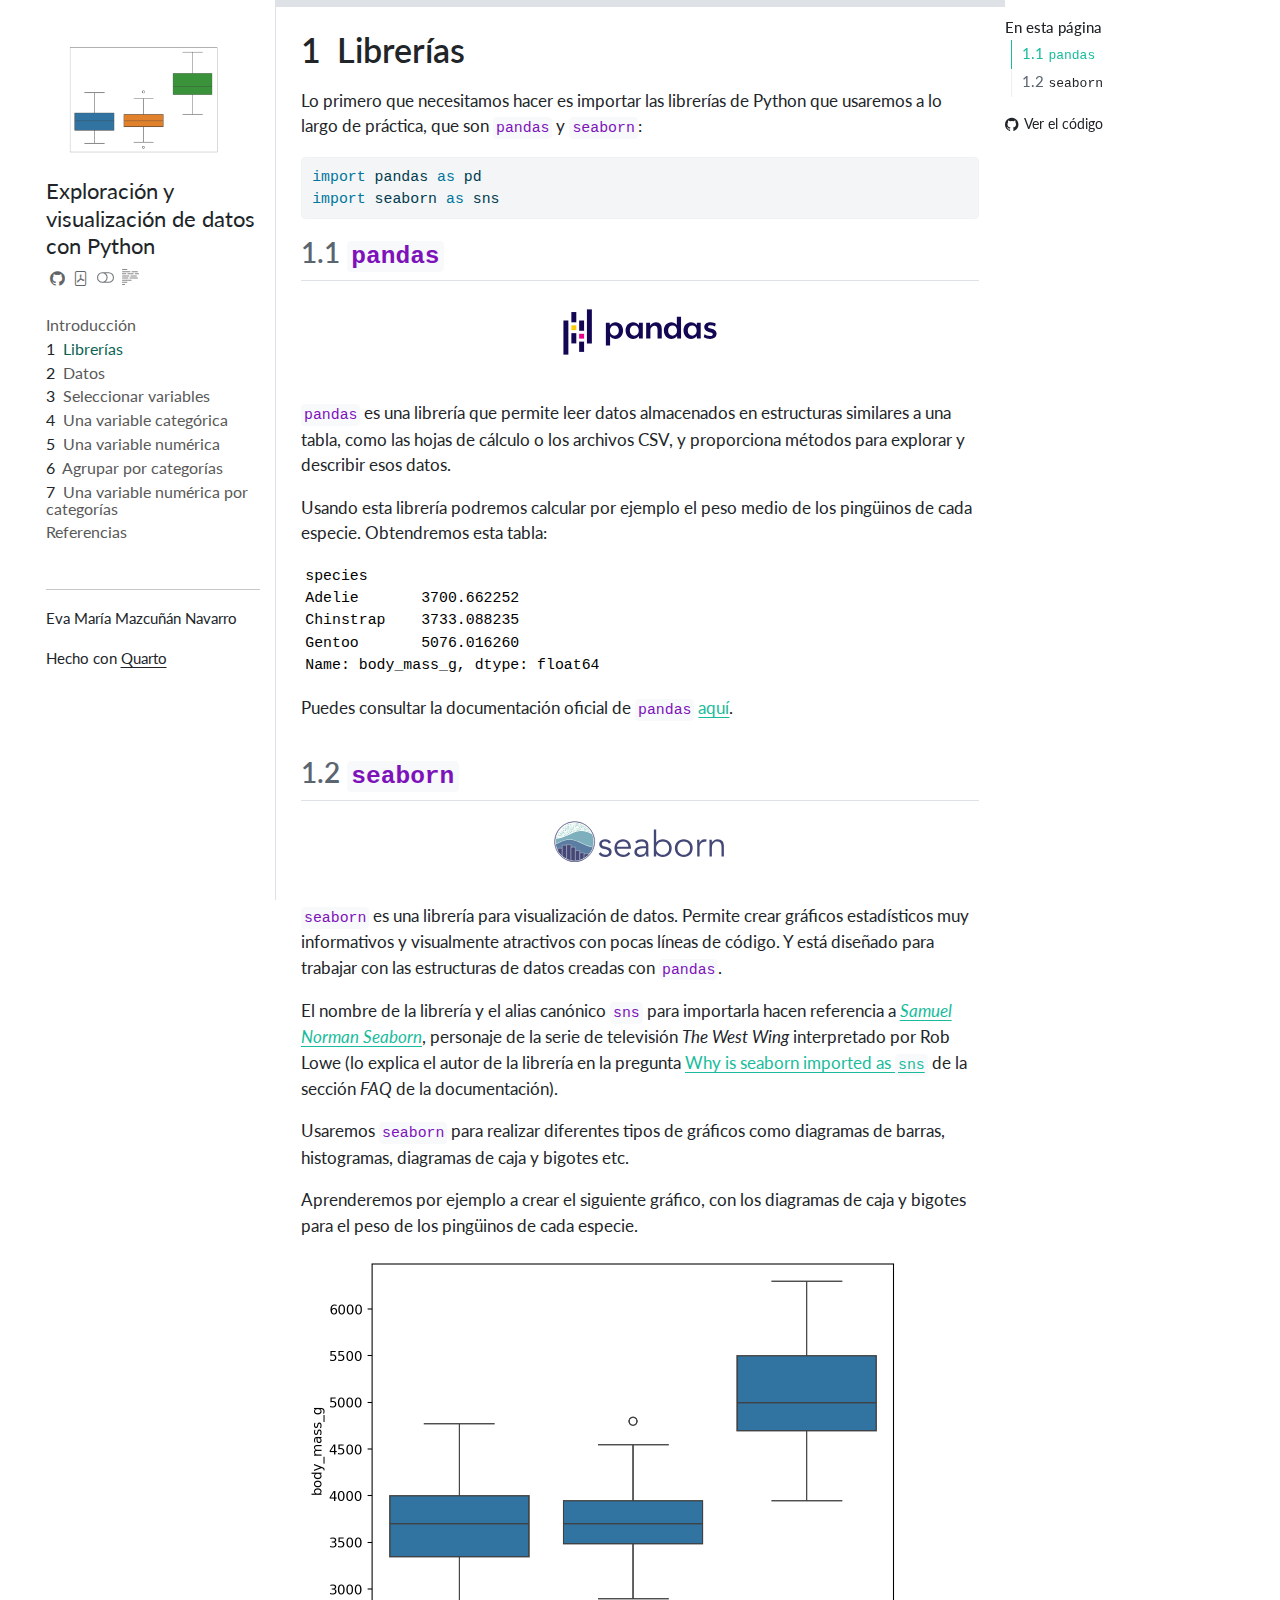
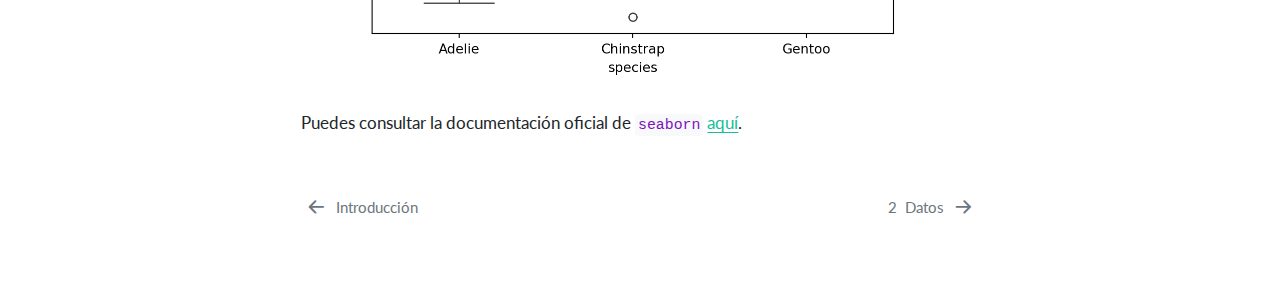
<file: docs/chapters/libraries.html>
<!DOCTYPE html>
<html xmlns="http://www.w3.org/1999/xhtml" lang="es" xml:lang="es"><head>

<meta charset="utf-8">
<meta name="generator" content="quarto-1.4.552">

<meta name="viewport" content="width=device-width, initial-scale=1.0, user-scalable=yes">


<title>Exploración y visualización de datos con Python - 1&nbsp; Librerías</title>
<style>
code{white-space: pre-wrap;}
span.smallcaps{font-variant: small-caps;}
div.columns{display: flex; gap: min(4vw, 1.5em);}
div.column{flex: auto; overflow-x: auto;}
div.hanging-indent{margin-left: 1.5em; text-indent: -1.5em;}
ul.task-list{list-style: none;}
ul.task-list li input[type="checkbox"] {
  width: 0.8em;
  margin: 0 0.8em 0.2em -1em; /* quarto-specific, see https://github.com/quarto-dev/quarto-cli/issues/4556 */ 
  vertical-align: middle;
}
/* CSS for syntax highlighting */
pre > code.sourceCode { white-space: pre; position: relative; }
pre > code.sourceCode > span { line-height: 1.25; }
pre > code.sourceCode > span:empty { height: 1.2em; }
.sourceCode { overflow: visible; }
code.sourceCode > span { color: inherit; text-decoration: inherit; }
div.sourceCode { margin: 1em 0; }
pre.sourceCode { margin: 0; }
@media screen {
div.sourceCode { overflow: auto; }
}
@media print {
pre > code.sourceCode { white-space: pre-wrap; }
pre > code.sourceCode > span { text-indent: -5em; padding-left: 5em; }
}
pre.numberSource code
  { counter-reset: source-line 0; }
pre.numberSource code > span
  { position: relative; left: -4em; counter-increment: source-line; }
pre.numberSource code > span > a:first-child::before
  { content: counter(source-line);
    position: relative; left: -1em; text-align: right; vertical-align: baseline;
    border: none; display: inline-block;
    -webkit-touch-callout: none; -webkit-user-select: none;
    -khtml-user-select: none; -moz-user-select: none;
    -ms-user-select: none; user-select: none;
    padding: 0 4px; width: 4em;
  }
pre.numberSource { margin-left: 3em;  padding-left: 4px; }
div.sourceCode
  {   }
@media screen {
pre > code.sourceCode > span > a:first-child::before { text-decoration: underline; }
}
/* CSS for citations */
div.csl-bib-body { }
div.csl-entry {
  clear: both;
  margin-bottom: 0em;
}
.hanging-indent div.csl-entry {
  margin-left:2em;
  text-indent:-2em;
}
div.csl-left-margin {
  min-width:2em;
  float:left;
}
div.csl-right-inline {
  margin-left:2em;
  padding-left:1em;
}
div.csl-indent {
  margin-left: 2em;
}</style>


<script src="../site_libs/quarto-nav/quarto-nav.js"></script>
<script src="../site_libs/quarto-nav/headroom.min.js"></script>
<script src="../site_libs/clipboard/clipboard.min.js"></script>
<script src="../site_libs/quarto-search/autocomplete.umd.js"></script>
<script src="../site_libs/quarto-search/fuse.min.js"></script>
<script src="../site_libs/quarto-search/quarto-search.js"></script>
<meta name="quarto:offset" content="../">
<link href="../chapters/data.html" rel="next">
<link href="../chapters/intro.html" rel="prev">
<script src="../site_libs/quarto-html/quarto.js"></script>
<script src="../site_libs/quarto-html/popper.min.js"></script>
<script src="../site_libs/quarto-html/tippy.umd.min.js"></script>
<script src="../site_libs/quarto-html/anchor.min.js"></script>
<link href="../site_libs/quarto-html/tippy.css" rel="stylesheet">
<link href="../site_libs/quarto-html/quarto-syntax-highlighting.css" rel="stylesheet" class="quarto-color-scheme" id="quarto-text-highlighting-styles">
<link href="../site_libs/quarto-html/quarto-syntax-highlighting-dark.css" rel="prefetch" class="quarto-color-scheme quarto-color-alternate" id="quarto-text-highlighting-styles">
<script src="../site_libs/bootstrap/bootstrap.min.js"></script>
<link href="../site_libs/bootstrap/bootstrap-icons.css" rel="stylesheet">
<link href="../site_libs/bootstrap/bootstrap.min.css" rel="stylesheet" class="quarto-color-scheme" id="quarto-bootstrap" data-mode="light">
<link href="../site_libs/bootstrap/bootstrap-dark.min.css" rel="prefetch" class="quarto-color-scheme quarto-color-alternate" id="quarto-bootstrap" data-mode="dark">
<script id="quarto-search-options" type="application/json">{
  "location": "navbar",
  "copy-button": false,
  "collapse-after": 3,
  "panel-placement": "end",
  "type": "overlay",
  "limit": 50,
  "keyboard-shortcut": [
    "f",
    "/",
    "s"
  ],
  "language": {
    "search-no-results-text": "Sin resultados",
    "search-matching-documents-text": "documentos encontrados",
    "search-copy-link-title": "Copiar el enlace en la búsqueda",
    "search-hide-matches-text": "Ocultar resultados adicionales",
    "search-more-match-text": "resultado adicional en este documento",
    "search-more-matches-text": "resultados adicionales en este documento",
    "search-clear-button-title": "Borrar",
    "search-text-placeholder": "",
    "search-detached-cancel-button-title": "Cancelar",
    "search-submit-button-title": "Enviar",
    "search-label": "Buscar"
  }
}</script>


<link rel="stylesheet" href="../html/styles.css">
</head>

<body class="nav-sidebar floating">

<div id="quarto-search-results"></div>
  <header id="quarto-header" class="headroom fixed-top">
  <nav class="quarto-secondary-nav">
    <div class="container-fluid d-flex">
      <button type="button" class="quarto-btn-toggle btn" data-bs-toggle="collapse" data-bs-target=".quarto-sidebar-collapse-item" aria-controls="quarto-sidebar" aria-expanded="false" aria-label="Alternar barra lateral" onclick="if (window.quartoToggleHeadroom) { window.quartoToggleHeadroom(); }">
        <i class="bi bi-layout-text-sidebar-reverse"></i>
      </button>
        <nav class="quarto-page-breadcrumbs" aria-label="breadcrumb"><ol class="breadcrumb"><li class="breadcrumb-item"><a href="../chapters/libraries.html"><span class="chapter-number">1</span>&nbsp; <span class="chapter-title">Librerías</span></a></li></ol></nav>
        <a class="flex-grow-1" role="button" data-bs-toggle="collapse" data-bs-target=".quarto-sidebar-collapse-item" aria-controls="quarto-sidebar" aria-expanded="false" aria-label="Alternar barra lateral" onclick="if (window.quartoToggleHeadroom) { window.quartoToggleHeadroom(); }">      
        </a>
    </div>
  </nav>
</header>
<!-- content -->
<div id="quarto-content" class="quarto-container page-columns page-rows-contents page-layout-article">
<!-- sidebar -->
  <nav id="quarto-sidebar" class="sidebar collapse collapse-horizontal quarto-sidebar-collapse-item sidebar-navigation floating overflow-auto">
    <div class="pt-lg-2 mt-2 text-left sidebar-header sidebar-header-stacked">
      <a href="../index.html" class="sidebar-logo-link">
      <img src="../img/sidebar-logo.png" alt="" class="sidebar-logo py-0 d-lg-inline d-none">
      </a>
    <div class="sidebar-title mb-0 py-0">
      <a href="../">Exploración y visualización de datos con Python</a> 
        <div class="sidebar-tools-main tools-wide">
    <a href="https://github.com/EMazcunan/mnye-data-visualization" title="Ejecutar el código" class="quarto-navigation-tool px-1" aria-label="Ejecutar el código"><i class="bi bi-github"></i></a>
    <a href="../visualization.pdf" title="Descargar PDF" class="quarto-navigation-tool px-1" aria-label="Descargar PDF"><i class="bi bi-file-pdf"></i></a>
  <a href="" class="quarto-color-scheme-toggle quarto-navigation-tool  px-1" onclick="window.quartoToggleColorScheme(); return false;" title="Alternar modo oscuro"><i class="bi"></i></a>
  <a href="" class="quarto-reader-toggle quarto-navigation-tool px-1" onclick="window.quartoToggleReader(); return false;" title="Alternar modo lector">
  <div class="quarto-reader-toggle-btn">
  <i class="bi"></i>
  </div>
</a>
</div>
    </div>
      </div>
    <div class="sidebar-menu-container"> 
    <ul class="list-unstyled mt-1">
        <li class="sidebar-item">
  <div class="sidebar-item-container"> 
  <a href="../index.html" class="sidebar-item-text sidebar-link">
 <span class="menu-text">Inicio</span></a>
  </div>
</li>
        <li class="sidebar-item">
  <div class="sidebar-item-container"> 
  <a href="../chapters/intro.html" class="sidebar-item-text sidebar-link">
 <span class="menu-text">Introducción</span></a>
  </div>
</li>
        <li class="sidebar-item">
  <div class="sidebar-item-container"> 
  <a href="../chapters/libraries.html" class="sidebar-item-text sidebar-link active">
 <span class="menu-text"><span class="chapter-number">1</span>&nbsp; <span class="chapter-title">Librerías</span></span></a>
  </div>
</li>
        <li class="sidebar-item">
  <div class="sidebar-item-container"> 
  <a href="../chapters/data.html" class="sidebar-item-text sidebar-link">
 <span class="menu-text"><span class="chapter-number">2</span>&nbsp; <span class="chapter-title">Datos</span></span></a>
  </div>
</li>
        <li class="sidebar-item">
  <div class="sidebar-item-container"> 
  <a href="../chapters/subset-variables.html" class="sidebar-item-text sidebar-link">
 <span class="menu-text"><span class="chapter-number">3</span>&nbsp; <span class="chapter-title">Seleccionar variables</span></span></a>
  </div>
</li>
        <li class="sidebar-item">
  <div class="sidebar-item-container"> 
  <a href="../chapters/1categorical.html" class="sidebar-item-text sidebar-link">
 <span class="menu-text"><span class="chapter-number">4</span>&nbsp; <span class="chapter-title">Una variable categórica</span></span></a>
  </div>
</li>
        <li class="sidebar-item">
  <div class="sidebar-item-container"> 
  <a href="../chapters/1numerical.html" class="sidebar-item-text sidebar-link">
 <span class="menu-text"><span class="chapter-number">5</span>&nbsp; <span class="chapter-title">Una variable numérica</span></span></a>
  </div>
</li>
        <li class="sidebar-item">
  <div class="sidebar-item-container"> 
  <a href="../chapters/groupby.html" class="sidebar-item-text sidebar-link">
 <span class="menu-text"><span class="chapter-number">6</span>&nbsp; <span class="chapter-title">Agrupar por categorías</span></span></a>
  </div>
</li>
        <li class="sidebar-item">
  <div class="sidebar-item-container"> 
  <a href="../chapters/numerical_by_categorical.html" class="sidebar-item-text sidebar-link">
 <span class="menu-text"><span class="chapter-number">7</span>&nbsp; <span class="chapter-title">Una variable numérica por categorías</span></span></a>
  </div>
</li>
        <li class="sidebar-item">
  <div class="sidebar-item-container"> 
  <a href="../chapters/references.html" class="sidebar-item-text sidebar-link">
 <span class="menu-text">Referencias</span></a>
  </div>
</li>
    </ul>
    </div>
<div class="quarto-sidebar-footer"><div class="sidebar-footer-item">
<hr>
<p>Eva María Mazcuñán Navarro</p>
<p>Hecho con <a href="https://quarto.org">Quarto</a></p>
</div></div></nav>
<div id="quarto-sidebar-glass" class="quarto-sidebar-collapse-item" data-bs-toggle="collapse" data-bs-target=".quarto-sidebar-collapse-item"></div>
<!-- margin-sidebar -->
    <div id="quarto-margin-sidebar" class="sidebar margin-sidebar">
        <nav id="TOC" role="doc-toc" class="toc-active">
    <h2 id="toc-title">En esta página</h2>
   
  <ul>
  <li><a href="#pandas" id="toc-pandas" class="nav-link active" data-scroll-target="#pandas"><span class="header-section-number">1.1</span> <code>pandas</code></a></li>
  <li><a href="#seaborn" id="toc-seaborn" class="nav-link" data-scroll-target="#seaborn"><span class="header-section-number">1.2</span> <code>seaborn</code></a></li>
  </ul>
<div class="toc-actions"><ul><li><a href="https://github.com/EMazcunan/mnye-data-visualization/blob/master/chapters/libraries.qmd" class="toc-action"><i class="bi bi-github"></i>Ver el código</a></li></ul></div></nav>
    </div>
<!-- main -->
<main class="content" id="quarto-document-content">
<!-- https://github.com/quarto-dev/quarto-cli/discussions/3842 -->
<!-- Ver nota de obsidian Quarto - Layout de book para los literales 1.5em y 3em -->
<div id="progress-bar" style="width: 0%; height: 7px; background-color: var(--bs-success); position: fixed; top: 0px; margin-left:-1.5em;z-index: 2000;"></div>

<div id="progress-bar-bg" style="width: 0%; height: 7px; background-color: var(--quarto-border-color); position: fixed; top: 0px; margin-left:-1.5em;z-index: 1999;"></div>

<script id="progressbar" type="text/javascript">

function adjust_bar_width(bar, bar_bg, scrollTop, height, clientHeight, document_content_width, font_size, content_width) {
    bar.style.width = ((scrollTop) / ((height- clientHeight))) * ((document_content_width + (font_size * 3)) / content_width) * 100 + '%';

    bar_bg.style.width = document_content_width + (font_size * 3) + "px";
};


document.addEventListener("DOMContentLoaded", function() {

    const bar = document.querySelector('#progress-bar');
    const bar_bg = document.querySelector('#progress-bar-bg');
    const post = document.querySelector('#quarto-content');
    const document_content = document.querySelector('#quarto-document-content');

    const style = window.getComputedStyle(document_content, null).getPropertyValue('font-size');
    const font_size = parseFloat(style); 
    const html = document.documentElement;
    
    var document_content_width = document_content.offsetWidth;
    var content_width = post.offsetWidth;
    var height = post.scrollHeight + post.offsetTop; 

    window.addEventListener('resize', () => {

        document_content_width = document_content.offsetWidth;
        content_width = post.offsetWidth;
        height = post.scrollHeight + post.offsetTop; 

        adjust_bar_width(bar, bar_bg, html.scrollTop, height, html.clientHeight, document_content_width, font_size, content_width )

    });  

    window.addEventListener('scroll', () => {
        
        adjust_bar_width(bar, bar_bg, html.scrollTop, height, html.clientHeight, document_content_width, font_size, content_width)
    });
});
</script>
<!-- https://github.com/quarto-dev/quarto-cli/discussions/3842 -->
<button type="button" class="btn btn-sm bi bi-arrow-up" id="btn-back-to-top"></button>

<style>
#btn-back-to-top {
  position: fixed;
  bottom: 20px;
  right: 20px;
  display: none;
  background-color: transparent;
  border-color: transparent;
  color: var(--quarto-text-muted);
}
</style>

<script id="backtotop" type="application/javascript">
let backToTopButton = document.getElementById("btn-back-to-top");

window.addEventListener('scroll', () => {
            if (document.body.scrollTop > 20 || document.documentElement.scrollTop > 20) {
            backToTopButton.style.display = "block";
        } else {
            backToTopButton.style.display = "none";
        }
    });

backToTopButton.addEventListener("click", function () {
  document.body.scrollTop = 0;
  document.documentElement.scrollTop = 0;
});
</script>

<header id="title-block-header">

<h1 class="title display-7"><span class="chapter-number">1</span>&nbsp; <span class="chapter-title">Librerías</span></h1>

</header>


<p>Lo primero que necesitamos hacer es importar las librerías de Python que usaremos a lo largo de práctica, que son <code>pandas</code> y <code>seaborn</code>:</p>
<div id="fe22cea2" class="cell" data-execution_count="2">
<div class="sourceCode cell-code" id="cb1"><pre class="sourceCode python code-with-copy"><code class="sourceCode python"><span id="cb1-1"><a href="#cb1-1" aria-hidden="true" tabindex="-1"></a><span class="im">import</span> pandas <span class="im">as</span> pd</span>
<span id="cb1-2"><a href="#cb1-2" aria-hidden="true" tabindex="-1"></a><span class="im">import</span> seaborn <span class="im">as</span> sns</span></code><button title="Copiar al portapapeles" class="code-copy-button"><i class="bi"></i></button></pre></div>
</div>
<section id="pandas" class="level2" data-number="1.1">
<h2 data-number="1.1" class="anchored" data-anchor-id="pandas"><span class="header-section-number">1.1</span> <code>pandas</code></h2>
<div class="quarto-figure quarto-figure-center">
<figure class="figure">
<p><img src="../img/pandas.svg" class="quarto-figure quarto-figure-center figure-img" style="height:4em"></p>
</figure>
</div>
<p><code>pandas</code> es una librería que permite leer datos almacenados en estructuras similares a una tabla, como las hojas de cálculo o los archivos CSV, y proporciona métodos para explorar y describir esos datos.</p>
<p>Usando esta librería podremos calcular por ejemplo el peso medio de los pingüinos de cada especie. Obtendremos esta tabla:</p>
<div id="d3a9e8b9" class="cell" data-execution_count="3">
<div class="cell-output cell-output-display" data-execution_count="2">
<pre><code>species
Adelie       3700.662252
Chinstrap    3733.088235
Gentoo       5076.016260
Name: body_mass_g, dtype: float64</code></pre>
</div>
</div>
<p>Puedes consultar la documentación oficial de <code>pandas</code> <a href="https://pandas.pydata.org/docs/index.html">aquí</a>. <!-- Es especialmente útil su [cheatsheet](https://pandas.pydata.org/Pandas_Cheat_Sheet.pdf).--></p>
</section>
<section id="seaborn" class="level2" data-number="1.2">
<h2 data-number="1.2" class="anchored" data-anchor-id="seaborn"><span class="header-section-number">1.2</span> <code>seaborn</code></h2>
<div class="quarto-figure quarto-figure-center">
<figure class="figure">
<p><img src="../img/seaborn.svg" class="quarto-figure quarto-figure-center figure-img" style="height:3em"></p>
</figure>
</div>
<p><code>seaborn</code> es una librería para visualización de datos. Permite crear gráficos estadísticos muy informativos y visualmente atractivos con pocas líneas de código. Y está diseñado para trabajar con las estructuras de datos creadas con <code>pandas</code>.</p>
<p>El nombre de la librería y el alias canónico <code>sns</code> para importarla hacen referencia a <a href="https://en.wikipedia.org/wiki/Sam_Seaborn"><em>Samuel Norman Seaborn</em></a>, personaje de la serie de televisión <em>The West Wing</em> interpretado por Rob Lowe (lo explica el autor de la librería en la pregunta <a href="https://seaborn.pydata.org/faq.html#why-is-seaborn-imported-as-sns">Why is seaborn imported as <code>sns</code></a> de la sección <em>FAQ</em> de la documentación).</p>
<p>Usaremos <code>seaborn</code> para realizar diferentes tipos de gráficos como diagramas de barras, histogramas, diagramas de caja y bigotes etc.</p>
<p>Aprenderemos por ejemplo a crear el siguiente gráfico, con los diagramas de caja y bigotes para el peso de los pingüinos de cada especie.</p>
<div id="169afcad" class="cell" data-execution_count="4">
<div class="cell-output cell-output-display">
<div>
<figure class="figure">
<p><img src="libraries_files/figure-html/cell-5-output-1.png" width="602" height="429" class="figure-img"></p>
</figure>
</div>
</div>
</div>
<p>Puedes consultar la documentación oficial de <code>seaborn</code> <a href="https://seaborn.pydata.org/index.html">aquí</a>. <!-- También hay una [cheatsheet](https://pandas.pydata.org/Pandas_Cheat_Sheet.pdf) creada por DataCamp.--></p>


<div id="refs" class="references csl-bib-body hanging-indent" data-entry-spacing="0" role="list" style="display: none">
<div id="ref-mckinney-proc-scipy-2010" class="csl-entry" role="listitem">
McKinney, Wes. 2010. <span>«<span>D</span>ata <span>S</span>tructures for <span>S</span>tatistical <span>C</span>omputing in <span>P</span>ython»</span>. En <em><span>P</span>roceedings of the 9th <span>P</span>ython in <span>S</span>cience <span>C</span>onference</em>, editado por Stéfan van der Walt y Jarrod Millman, 56-61. <a href="https://doi.org/ 10.25080/Majora-92bf1922-00a ">https://doi.org/ 10.25080/Majora-92bf1922-00a </a>.
</div>
<div id="ref-reback2020pandas" class="csl-entry" role="listitem">
The pandas development team. 2020. <span>«pandas-dev/pandas: Pandas»</span>. Zenodo. <a href="https://doi.org/10.5281/zenodo.3509134">https://doi.org/10.5281/zenodo.3509134</a>.
</div>
<div id="ref-Waskom2021" class="csl-entry" role="listitem">
Waskom, Michael L. 2021. <span>«seaborn: statistical data visualization»</span>. <em>Journal of Open Source Software</em> 6 (60): 3021. <a href="https://doi.org/10.21105/joss.03021">https://doi.org/10.21105/joss.03021</a>.
</div>
</div>
</section>

</main> <!-- /main -->
<script id="quarto-html-after-body" type="application/javascript">
window.document.addEventListener("DOMContentLoaded", function (event) {
  const toggleBodyColorMode = (bsSheetEl) => {
    const mode = bsSheetEl.getAttribute("data-mode");
    const bodyEl = window.document.querySelector("body");
    if (mode === "dark") {
      bodyEl.classList.add("quarto-dark");
      bodyEl.classList.remove("quarto-light");
    } else {
      bodyEl.classList.add("quarto-light");
      bodyEl.classList.remove("quarto-dark");
    }
  }
  const toggleBodyColorPrimary = () => {
    const bsSheetEl = window.document.querySelector("link#quarto-bootstrap");
    if (bsSheetEl) {
      toggleBodyColorMode(bsSheetEl);
    }
  }
  toggleBodyColorPrimary();  
  const disableStylesheet = (stylesheets) => {
    for (let i=0; i < stylesheets.length; i++) {
      const stylesheet = stylesheets[i];
      stylesheet.rel = 'prefetch';
    }
  }
  const enableStylesheet = (stylesheets) => {
    for (let i=0; i < stylesheets.length; i++) {
      const stylesheet = stylesheets[i];
      stylesheet.rel = 'stylesheet';
    }
  }
  const manageTransitions = (selector, allowTransitions) => {
    const els = window.document.querySelectorAll(selector);
    for (let i=0; i < els.length; i++) {
      const el = els[i];
      if (allowTransitions) {
        el.classList.remove('notransition');
      } else {
        el.classList.add('notransition');
      }
    }
  }
  const toggleGiscusIfUsed = (isAlternate, darkModeDefault) => {
    const baseTheme = document.querySelector('#giscus-base-theme')?.value ?? 'light';
    const alternateTheme = document.querySelector('#giscus-alt-theme')?.value ?? 'dark';
    let newTheme = '';
    if(darkModeDefault) {
      newTheme = isAlternate ? baseTheme : alternateTheme;
    } else {
      newTheme = isAlternate ? alternateTheme : baseTheme;
    }
    const changeGiscusTheme = () => {
      // From: https://github.com/giscus/giscus/issues/336
      const sendMessage = (message) => {
        const iframe = document.querySelector('iframe.giscus-frame');
        if (!iframe) return;
        iframe.contentWindow.postMessage({ giscus: message }, 'https://giscus.app');
      }
      sendMessage({
        setConfig: {
          theme: newTheme
        }
      });
    }
    const isGiscussLoaded = window.document.querySelector('iframe.giscus-frame') !== null;
    if (isGiscussLoaded) {
      changeGiscusTheme();
    }
  }
  const toggleColorMode = (alternate) => {
    // Switch the stylesheets
    const alternateStylesheets = window.document.querySelectorAll('link.quarto-color-scheme.quarto-color-alternate');
    manageTransitions('#quarto-margin-sidebar .nav-link', false);
    if (alternate) {
      enableStylesheet(alternateStylesheets);
      for (const sheetNode of alternateStylesheets) {
        if (sheetNode.id === "quarto-bootstrap") {
          toggleBodyColorMode(sheetNode);
        }
      }
    } else {
      disableStylesheet(alternateStylesheets);
      toggleBodyColorPrimary();
    }
    manageTransitions('#quarto-margin-sidebar .nav-link', true);
    // Switch the toggles
    const toggles = window.document.querySelectorAll('.quarto-color-scheme-toggle');
    for (let i=0; i < toggles.length; i++) {
      const toggle = toggles[i];
      if (toggle) {
        if (alternate) {
          toggle.classList.add("alternate");     
        } else {
          toggle.classList.remove("alternate");
        }
      }
    }
    // Hack to workaround the fact that safari doesn't
    // properly recolor the scrollbar when toggling (#1455)
    if (navigator.userAgent.indexOf('Safari') > 0 && navigator.userAgent.indexOf('Chrome') == -1) {
      manageTransitions("body", false);
      window.scrollTo(0, 1);
      setTimeout(() => {
        window.scrollTo(0, 0);
        manageTransitions("body", true);
      }, 40);  
    }
  }
  const isFileUrl = () => { 
    return window.location.protocol === 'file:';
  }
  const hasAlternateSentinel = () => {  
    let styleSentinel = getColorSchemeSentinel();
    if (styleSentinel !== null) {
      return styleSentinel === "alternate";
    } else {
      return false;
    }
  }
  const setStyleSentinel = (alternate) => {
    const value = alternate ? "alternate" : "default";
    if (!isFileUrl()) {
      window.localStorage.setItem("quarto-color-scheme", value);
    } else {
      localAlternateSentinel = value;
    }
  }
  const getColorSchemeSentinel = () => {
    if (!isFileUrl()) {
      const storageValue = window.localStorage.getItem("quarto-color-scheme");
      return storageValue != null ? storageValue : localAlternateSentinel;
    } else {
      return localAlternateSentinel;
    }
  }
  const darkModeDefault = false;
  let localAlternateSentinel = darkModeDefault ? 'alternate' : 'default';
  // Dark / light mode switch
  window.quartoToggleColorScheme = () => {
    // Read the current dark / light value 
    let toAlternate = !hasAlternateSentinel();
    toggleColorMode(toAlternate);
    setStyleSentinel(toAlternate);
    toggleGiscusIfUsed(toAlternate, darkModeDefault);
  };
  // Ensure there is a toggle, if there isn't float one in the top right
  if (window.document.querySelector('.quarto-color-scheme-toggle') === null) {
    const a = window.document.createElement('a');
    a.classList.add('top-right');
    a.classList.add('quarto-color-scheme-toggle');
    a.href = "";
    a.onclick = function() { try { window.quartoToggleColorScheme(); } catch {} return false; };
    const i = window.document.createElement("i");
    i.classList.add('bi');
    a.appendChild(i);
    window.document.body.appendChild(a);
  }
  // Switch to dark mode if need be
  if (hasAlternateSentinel()) {
    toggleColorMode(true);
  } else {
    toggleColorMode(false);
  }
  const icon = "";
  const anchorJS = new window.AnchorJS();
  anchorJS.options = {
    placement: 'right',
    icon: icon
  };
  anchorJS.add('.anchored');
  const isCodeAnnotation = (el) => {
    for (const clz of el.classList) {
      if (clz.startsWith('code-annotation-')) {                     
        return true;
      }
    }
    return false;
  }
  const clipboard = new window.ClipboardJS('.code-copy-button', {
    text: function(trigger) {
      const codeEl = trigger.previousElementSibling.cloneNode(true);
      for (const childEl of codeEl.children) {
        if (isCodeAnnotation(childEl)) {
          childEl.remove();
        }
      }
      return codeEl.innerText;
    }
  });
  clipboard.on('success', function(e) {
    // button target
    const button = e.trigger;
    // don't keep focus
    button.blur();
    // flash "checked"
    button.classList.add('code-copy-button-checked');
    var currentTitle = button.getAttribute("title");
    button.setAttribute("title", "Copiado");
    let tooltip;
    if (window.bootstrap) {
      button.setAttribute("data-bs-toggle", "tooltip");
      button.setAttribute("data-bs-placement", "left");
      button.setAttribute("data-bs-title", "Copiado");
      tooltip = new bootstrap.Tooltip(button, 
        { trigger: "manual", 
          customClass: "code-copy-button-tooltip",
          offset: [0, -8]});
      tooltip.show();    
    }
    setTimeout(function() {
      if (tooltip) {
        tooltip.hide();
        button.removeAttribute("data-bs-title");
        button.removeAttribute("data-bs-toggle");
        button.removeAttribute("data-bs-placement");
      }
      button.setAttribute("title", currentTitle);
      button.classList.remove('code-copy-button-checked');
    }, 1000);
    // clear code selection
    e.clearSelection();
  });
    var localhostRegex = new RegExp(/^(?:http|https):\/\/localhost\:?[0-9]*\//);
    var mailtoRegex = new RegExp(/^mailto:/);
      var filterRegex = new RegExp('/' + window.location.host + '/');
    var isInternal = (href) => {
        return filterRegex.test(href) || localhostRegex.test(href) || mailtoRegex.test(href);
    }
    // Inspect non-navigation links and adorn them if external
 	var links = window.document.querySelectorAll('a[href]:not(.nav-link):not(.navbar-brand):not(.toc-action):not(.sidebar-link):not(.sidebar-item-toggle):not(.pagination-link):not(.no-external):not([aria-hidden]):not(.dropdown-item):not(.quarto-navigation-tool)');
    for (var i=0; i<links.length; i++) {
      const link = links[i];
      if (!isInternal(link.href)) {
        // undo the damage that might have been done by quarto-nav.js in the case of
        // links that we want to consider external
        if (link.dataset.originalHref !== undefined) {
          link.href = link.dataset.originalHref;
        }
          // target, if specified
          link.setAttribute("target", "_blank");
          if (link.getAttribute("rel") === null) {
            link.setAttribute("rel", "noopener");
          }
      }
    }
  function tippyHover(el, contentFn, onTriggerFn, onUntriggerFn) {
    const config = {
      allowHTML: true,
      maxWidth: 500,
      delay: 100,
      arrow: false,
      appendTo: function(el) {
          return el.parentElement;
      },
      interactive: true,
      interactiveBorder: 10,
      theme: 'quarto',
      placement: 'bottom-start',
    };
    if (contentFn) {
      config.content = contentFn;
    }
    if (onTriggerFn) {
      config.onTrigger = onTriggerFn;
    }
    if (onUntriggerFn) {
      config.onUntrigger = onUntriggerFn;
    }
    window.tippy(el, config); 
  }
  const noterefs = window.document.querySelectorAll('a[role="doc-noteref"]');
  for (var i=0; i<noterefs.length; i++) {
    const ref = noterefs[i];
    tippyHover(ref, function() {
      // use id or data attribute instead here
      let href = ref.getAttribute('data-footnote-href') || ref.getAttribute('href');
      try { href = new URL(href).hash; } catch {}
      const id = href.replace(/^#\/?/, "");
      const note = window.document.getElementById(id);
      if (note) {
        return note.innerHTML;
      } else {
        return "";
      }
    });
  }
  const xrefs = window.document.querySelectorAll('a.quarto-xref');
  const processXRef = (id, note) => {
    // Strip column container classes
    const stripColumnClz = (el) => {
      el.classList.remove("page-full", "page-columns");
      if (el.children) {
        for (const child of el.children) {
          stripColumnClz(child);
        }
      }
    }
    stripColumnClz(note)
    if (id === null || id.startsWith('sec-')) {
      // Special case sections, only their first couple elements
      const container = document.createElement("div");
      if (note.children && note.children.length > 2) {
        container.appendChild(note.children[0].cloneNode(true));
        for (let i = 1; i < note.children.length; i++) {
          const child = note.children[i];
          if (child.tagName === "P" && child.innerText === "") {
            continue;
          } else {
            container.appendChild(child.cloneNode(true));
            break;
          }
        }
        if (window.Quarto?.typesetMath) {
          window.Quarto.typesetMath(container);
        }
        return container.innerHTML
      } else {
        if (window.Quarto?.typesetMath) {
          window.Quarto.typesetMath(note);
        }
        return note.innerHTML;
      }
    } else {
      // Remove any anchor links if they are present
      const anchorLink = note.querySelector('a.anchorjs-link');
      if (anchorLink) {
        anchorLink.remove();
      }
      if (window.Quarto?.typesetMath) {
        window.Quarto.typesetMath(note);
      }
      // TODO in 1.5, we should make sure this works without a callout special case
      if (note.classList.contains("callout")) {
        return note.outerHTML;
      } else {
        return note.innerHTML;
      }
    }
  }
  for (var i=0; i<xrefs.length; i++) {
    const xref = xrefs[i];
    tippyHover(xref, undefined, function(instance) {
      instance.disable();
      let url = xref.getAttribute('href');
      let hash = undefined; 
      if (url.startsWith('#')) {
        hash = url;
      } else {
        try { hash = new URL(url).hash; } catch {}
      }
      if (hash) {
        const id = hash.replace(/^#\/?/, "");
        const note = window.document.getElementById(id);
        if (note !== null) {
          try {
            const html = processXRef(id, note.cloneNode(true));
            instance.setContent(html);
          } finally {
            instance.enable();
            instance.show();
          }
        } else {
          // See if we can fetch this
          fetch(url.split('#')[0])
          .then(res => res.text())
          .then(html => {
            const parser = new DOMParser();
            const htmlDoc = parser.parseFromString(html, "text/html");
            const note = htmlDoc.getElementById(id);
            if (note !== null) {
              const html = processXRef(id, note);
              instance.setContent(html);
            } 
          }).finally(() => {
            instance.enable();
            instance.show();
          });
        }
      } else {
        // See if we can fetch a full url (with no hash to target)
        // This is a special case and we should probably do some content thinning / targeting
        fetch(url)
        .then(res => res.text())
        .then(html => {
          const parser = new DOMParser();
          const htmlDoc = parser.parseFromString(html, "text/html");
          const note = htmlDoc.querySelector('main.content');
          if (note !== null) {
            // This should only happen for chapter cross references
            // (since there is no id in the URL)
            // remove the first header
            if (note.children.length > 0 && note.children[0].tagName === "HEADER") {
              note.children[0].remove();
            }
            const html = processXRef(null, note);
            instance.setContent(html);
          } 
        }).finally(() => {
          instance.enable();
          instance.show();
        });
      }
    }, function(instance) {
    });
  }
      let selectedAnnoteEl;
      const selectorForAnnotation = ( cell, annotation) => {
        let cellAttr = 'data-code-cell="' + cell + '"';
        let lineAttr = 'data-code-annotation="' +  annotation + '"';
        const selector = 'span[' + cellAttr + '][' + lineAttr + ']';
        return selector;
      }
      const selectCodeLines = (annoteEl) => {
        const doc = window.document;
        const targetCell = annoteEl.getAttribute("data-target-cell");
        const targetAnnotation = annoteEl.getAttribute("data-target-annotation");
        const annoteSpan = window.document.querySelector(selectorForAnnotation(targetCell, targetAnnotation));
        const lines = annoteSpan.getAttribute("data-code-lines").split(",");
        const lineIds = lines.map((line) => {
          return targetCell + "-" + line;
        })
        let top = null;
        let height = null;
        let parent = null;
        if (lineIds.length > 0) {
            //compute the position of the single el (top and bottom and make a div)
            const el = window.document.getElementById(lineIds[0]);
            top = el.offsetTop;
            height = el.offsetHeight;
            parent = el.parentElement.parentElement;
          if (lineIds.length > 1) {
            const lastEl = window.document.getElementById(lineIds[lineIds.length - 1]);
            const bottom = lastEl.offsetTop + lastEl.offsetHeight;
            height = bottom - top;
          }
          if (top !== null && height !== null && parent !== null) {
            // cook up a div (if necessary) and position it 
            let div = window.document.getElementById("code-annotation-line-highlight");
            if (div === null) {
              div = window.document.createElement("div");
              div.setAttribute("id", "code-annotation-line-highlight");
              div.style.position = 'absolute';
              parent.appendChild(div);
            }
            div.style.top = top - 2 + "px";
            div.style.height = height + 4 + "px";
            div.style.left = 0;
            let gutterDiv = window.document.getElementById("code-annotation-line-highlight-gutter");
            if (gutterDiv === null) {
              gutterDiv = window.document.createElement("div");
              gutterDiv.setAttribute("id", "code-annotation-line-highlight-gutter");
              gutterDiv.style.position = 'absolute';
              const codeCell = window.document.getElementById(targetCell);
              const gutter = codeCell.querySelector('.code-annotation-gutter');
              gutter.appendChild(gutterDiv);
            }
            gutterDiv.style.top = top - 2 + "px";
            gutterDiv.style.height = height + 4 + "px";
          }
          selectedAnnoteEl = annoteEl;
        }
      };
      const unselectCodeLines = () => {
        const elementsIds = ["code-annotation-line-highlight", "code-annotation-line-highlight-gutter"];
        elementsIds.forEach((elId) => {
          const div = window.document.getElementById(elId);
          if (div) {
            div.remove();
          }
        });
        selectedAnnoteEl = undefined;
      };
        // Handle positioning of the toggle
    window.addEventListener(
      "resize",
      throttle(() => {
        elRect = undefined;
        if (selectedAnnoteEl) {
          selectCodeLines(selectedAnnoteEl);
        }
      }, 10)
    );
    function throttle(fn, ms) {
    let throttle = false;
    let timer;
      return (...args) => {
        if(!throttle) { // first call gets through
            fn.apply(this, args);
            throttle = true;
        } else { // all the others get throttled
            if(timer) clearTimeout(timer); // cancel #2
            timer = setTimeout(() => {
              fn.apply(this, args);
              timer = throttle = false;
            }, ms);
        }
      };
    }
      // Attach click handler to the DT
      const annoteDls = window.document.querySelectorAll('dt[data-target-cell]');
      for (const annoteDlNode of annoteDls) {
        annoteDlNode.addEventListener('click', (event) => {
          const clickedEl = event.target;
          if (clickedEl !== selectedAnnoteEl) {
            unselectCodeLines();
            const activeEl = window.document.querySelector('dt[data-target-cell].code-annotation-active');
            if (activeEl) {
              activeEl.classList.remove('code-annotation-active');
            }
            selectCodeLines(clickedEl);
            clickedEl.classList.add('code-annotation-active');
          } else {
            // Unselect the line
            unselectCodeLines();
            clickedEl.classList.remove('code-annotation-active');
          }
        });
      }
  const findCites = (el) => {
    const parentEl = el.parentElement;
    if (parentEl) {
      const cites = parentEl.dataset.cites;
      if (cites) {
        return {
          el,
          cites: cites.split(' ')
        };
      } else {
        return findCites(el.parentElement)
      }
    } else {
      return undefined;
    }
  };
  var bibliorefs = window.document.querySelectorAll('a[role="doc-biblioref"]');
  for (var i=0; i<bibliorefs.length; i++) {
    const ref = bibliorefs[i];
    const citeInfo = findCites(ref);
    if (citeInfo) {
      tippyHover(citeInfo.el, function() {
        var popup = window.document.createElement('div');
        citeInfo.cites.forEach(function(cite) {
          var citeDiv = window.document.createElement('div');
          citeDiv.classList.add('hanging-indent');
          citeDiv.classList.add('csl-entry');
          var biblioDiv = window.document.getElementById('ref-' + cite);
          if (biblioDiv) {
            citeDiv.innerHTML = biblioDiv.innerHTML;
          }
          popup.appendChild(citeDiv);
        });
        return popup.innerHTML;
      });
    }
  }
});
</script>
<nav class="page-navigation">
  <div class="nav-page nav-page-previous">
      <a href="../chapters/intro.html" class="pagination-link" aria-label="Introducción">
        <i class="bi bi-arrow-left-short"></i> <span class="nav-page-text">Introducción</span>
      </a>          
  </div>
  <div class="nav-page nav-page-next">
      <a href="../chapters/data.html" class="pagination-link" aria-label="Datos">
        <span class="nav-page-text"><span class="chapter-number">2</span>&nbsp; <span class="chapter-title">Datos</span></span> <i class="bi bi-arrow-right-short"></i>
      </a>
  </div>
</nav>
</div> <!-- /content -->




<footer class="footer"><div class="nav-footer"><div class="nav-footer-center"><div class="toc-actions d-sm-block d-md-none"><ul><li><a href="https://github.com/EMazcunan/mnye-data-visualization/blob/master/chapters/libraries.qmd" class="toc-action"><i class="bi bi-github"></i>Ver el código</a></li></ul></div></div></div></footer></body></html>
</file>
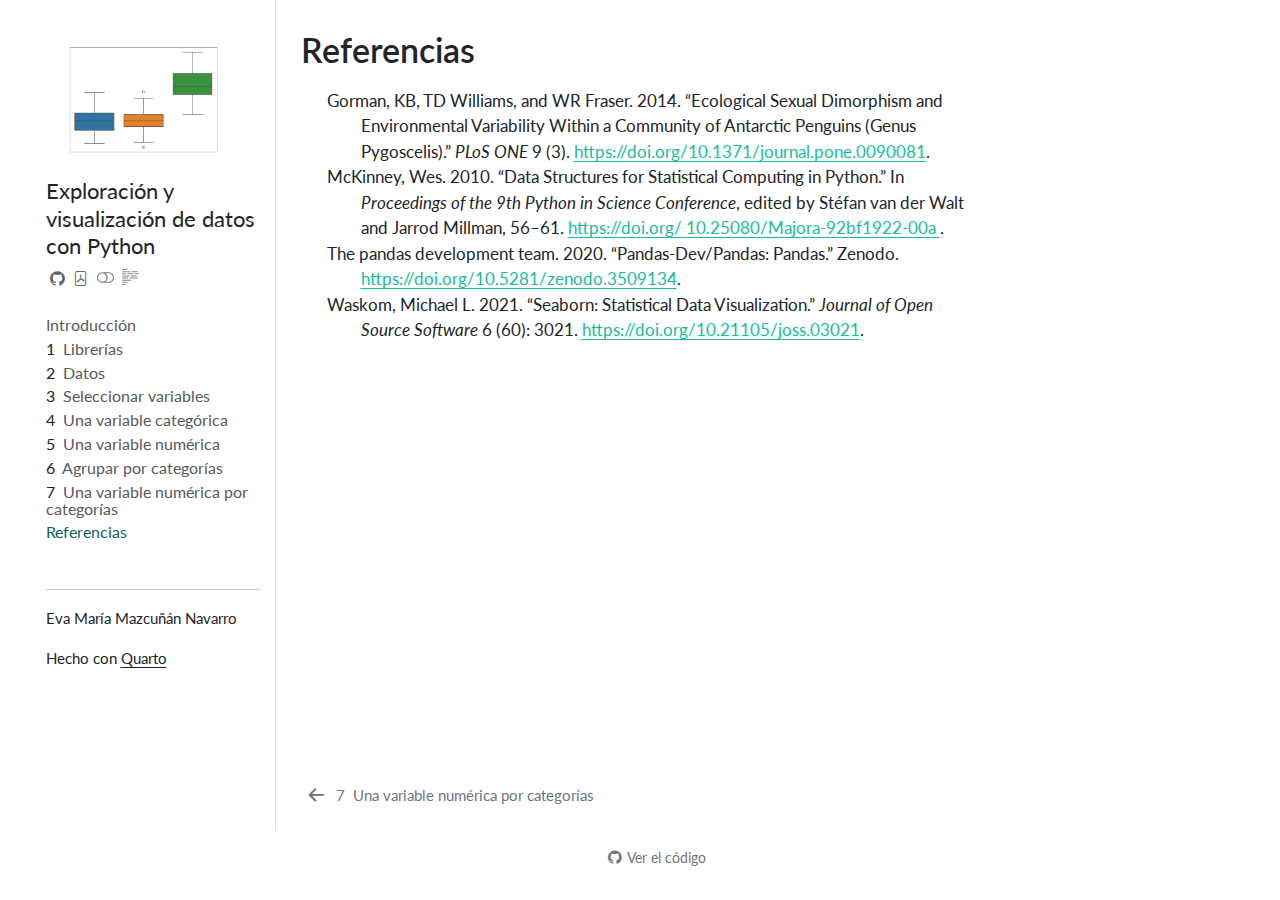
<file: docs/chapters/references.html>
<!DOCTYPE html>
<html xmlns="http://www.w3.org/1999/xhtml" lang="es" xml:lang="es"><head>

<meta charset="utf-8">
<meta name="generator" content="quarto-1.4.552">

<meta name="viewport" content="width=device-width, initial-scale=1.0, user-scalable=yes">


<title>Exploración y visualización de datos con Python - Referencias</title>
<style>
code{white-space: pre-wrap;}
span.smallcaps{font-variant: small-caps;}
div.columns{display: flex; gap: min(4vw, 1.5em);}
div.column{flex: auto; overflow-x: auto;}
div.hanging-indent{margin-left: 1.5em; text-indent: -1.5em;}
ul.task-list{list-style: none;}
ul.task-list li input[type="checkbox"] {
  width: 0.8em;
  margin: 0 0.8em 0.2em -1em; /* quarto-specific, see https://github.com/quarto-dev/quarto-cli/issues/4556 */ 
  vertical-align: middle;
}
/* CSS for citations */
div.csl-bib-body { }
div.csl-entry {
  clear: both;
  margin-bottom: 0em;
}
.hanging-indent div.csl-entry {
  margin-left:2em;
  text-indent:-2em;
}
div.csl-left-margin {
  min-width:2em;
  float:left;
}
div.csl-right-inline {
  margin-left:2em;
  padding-left:1em;
}
div.csl-indent {
  margin-left: 2em;
}</style>


<script src="../site_libs/quarto-nav/quarto-nav.js"></script>
<script src="../site_libs/quarto-nav/headroom.min.js"></script>
<script src="../site_libs/clipboard/clipboard.min.js"></script>
<script src="../site_libs/quarto-search/autocomplete.umd.js"></script>
<script src="../site_libs/quarto-search/fuse.min.js"></script>
<script src="../site_libs/quarto-search/quarto-search.js"></script>
<meta name="quarto:offset" content="../">
<link href="../chapters/numerical_by_categorical.html" rel="prev">
<script src="../site_libs/quarto-html/quarto.js"></script>
<script src="../site_libs/quarto-html/popper.min.js"></script>
<script src="../site_libs/quarto-html/tippy.umd.min.js"></script>
<script src="../site_libs/quarto-html/anchor.min.js"></script>
<link href="../site_libs/quarto-html/tippy.css" rel="stylesheet">
<link href="../site_libs/quarto-html/quarto-syntax-highlighting.css" rel="stylesheet" class="quarto-color-scheme" id="quarto-text-highlighting-styles">
<link href="../site_libs/quarto-html/quarto-syntax-highlighting-dark.css" rel="prefetch" class="quarto-color-scheme quarto-color-alternate" id="quarto-text-highlighting-styles">
<script src="../site_libs/bootstrap/bootstrap.min.js"></script>
<link href="../site_libs/bootstrap/bootstrap-icons.css" rel="stylesheet">
<link href="../site_libs/bootstrap/bootstrap.min.css" rel="stylesheet" class="quarto-color-scheme" id="quarto-bootstrap" data-mode="light">
<link href="../site_libs/bootstrap/bootstrap-dark.min.css" rel="prefetch" class="quarto-color-scheme quarto-color-alternate" id="quarto-bootstrap" data-mode="dark">
<script id="quarto-search-options" type="application/json">{
  "location": "navbar",
  "copy-button": false,
  "collapse-after": 3,
  "panel-placement": "end",
  "type": "overlay",
  "limit": 50,
  "keyboard-shortcut": [
    "f",
    "/",
    "s"
  ],
  "language": {
    "search-no-results-text": "Sin resultados",
    "search-matching-documents-text": "documentos encontrados",
    "search-copy-link-title": "Copiar el enlace en la búsqueda",
    "search-hide-matches-text": "Ocultar resultados adicionales",
    "search-more-match-text": "resultado adicional en este documento",
    "search-more-matches-text": "resultados adicionales en este documento",
    "search-clear-button-title": "Borrar",
    "search-text-placeholder": "",
    "search-detached-cancel-button-title": "Cancelar",
    "search-submit-button-title": "Enviar",
    "search-label": "Buscar"
  }
}</script>


<link rel="stylesheet" href="../html/styles.css">
</head>

<body class="nav-sidebar floating">

<div id="quarto-search-results"></div>
  <header id="quarto-header" class="headroom fixed-top">
  <nav class="quarto-secondary-nav">
    <div class="container-fluid d-flex">
      <button type="button" class="quarto-btn-toggle btn" data-bs-toggle="collapse" data-bs-target=".quarto-sidebar-collapse-item" aria-controls="quarto-sidebar" aria-expanded="false" aria-label="Alternar barra lateral" onclick="if (window.quartoToggleHeadroom) { window.quartoToggleHeadroom(); }">
        <i class="bi bi-layout-text-sidebar-reverse"></i>
      </button>
        <nav class="quarto-page-breadcrumbs" aria-label="breadcrumb"><ol class="breadcrumb"><li class="breadcrumb-item"><a href="../chapters/references.html">Referencias</a></li></ol></nav>
        <a class="flex-grow-1" role="button" data-bs-toggle="collapse" data-bs-target=".quarto-sidebar-collapse-item" aria-controls="quarto-sidebar" aria-expanded="false" aria-label="Alternar barra lateral" onclick="if (window.quartoToggleHeadroom) { window.quartoToggleHeadroom(); }">      
        </a>
    </div>
  </nav>
</header>
<!-- content -->
<div id="quarto-content" class="quarto-container page-columns page-rows-contents page-layout-article">
<!-- sidebar -->
  <nav id="quarto-sidebar" class="sidebar collapse collapse-horizontal quarto-sidebar-collapse-item sidebar-navigation floating overflow-auto">
    <div class="pt-lg-2 mt-2 text-left sidebar-header sidebar-header-stacked">
      <a href="../index.html" class="sidebar-logo-link">
      <img src="../img/sidebar-logo.png" alt="" class="sidebar-logo py-0 d-lg-inline d-none">
      </a>
    <div class="sidebar-title mb-0 py-0">
      <a href="../">Exploración y visualización de datos con Python</a> 
        <div class="sidebar-tools-main tools-wide">
    <a href="https://github.com/EMazcunan/mnye-data-visualization" title="Ejecutar el código" class="quarto-navigation-tool px-1" aria-label="Ejecutar el código"><i class="bi bi-github"></i></a>
    <a href="../visualization.pdf" title="Descargar PDF" class="quarto-navigation-tool px-1" aria-label="Descargar PDF"><i class="bi bi-file-pdf"></i></a>
  <a href="" class="quarto-color-scheme-toggle quarto-navigation-tool  px-1" onclick="window.quartoToggleColorScheme(); return false;" title="Alternar modo oscuro"><i class="bi"></i></a>
  <a href="" class="quarto-reader-toggle quarto-navigation-tool px-1" onclick="window.quartoToggleReader(); return false;" title="Alternar modo lector">
  <div class="quarto-reader-toggle-btn">
  <i class="bi"></i>
  </div>
</a>
</div>
    </div>
      </div>
    <div class="sidebar-menu-container"> 
    <ul class="list-unstyled mt-1">
        <li class="sidebar-item">
  <div class="sidebar-item-container"> 
  <a href="../index.html" class="sidebar-item-text sidebar-link">
 <span class="menu-text">Inicio</span></a>
  </div>
</li>
        <li class="sidebar-item">
  <div class="sidebar-item-container"> 
  <a href="../chapters/intro.html" class="sidebar-item-text sidebar-link">
 <span class="menu-text">Introducción</span></a>
  </div>
</li>
        <li class="sidebar-item">
  <div class="sidebar-item-container"> 
  <a href="../chapters/libraries.html" class="sidebar-item-text sidebar-link">
 <span class="menu-text"><span class="chapter-number">1</span>&nbsp; <span class="chapter-title">Librerías</span></span></a>
  </div>
</li>
        <li class="sidebar-item">
  <div class="sidebar-item-container"> 
  <a href="../chapters/data.html" class="sidebar-item-text sidebar-link">
 <span class="menu-text"><span class="chapter-number">2</span>&nbsp; <span class="chapter-title">Datos</span></span></a>
  </div>
</li>
        <li class="sidebar-item">
  <div class="sidebar-item-container"> 
  <a href="../chapters/subset-variables.html" class="sidebar-item-text sidebar-link">
 <span class="menu-text"><span class="chapter-number">3</span>&nbsp; <span class="chapter-title">Seleccionar variables</span></span></a>
  </div>
</li>
        <li class="sidebar-item">
  <div class="sidebar-item-container"> 
  <a href="../chapters/1categorical.html" class="sidebar-item-text sidebar-link">
 <span class="menu-text"><span class="chapter-number">4</span>&nbsp; <span class="chapter-title">Una variable categórica</span></span></a>
  </div>
</li>
        <li class="sidebar-item">
  <div class="sidebar-item-container"> 
  <a href="../chapters/1numerical.html" class="sidebar-item-text sidebar-link">
 <span class="menu-text"><span class="chapter-number">5</span>&nbsp; <span class="chapter-title">Una variable numérica</span></span></a>
  </div>
</li>
        <li class="sidebar-item">
  <div class="sidebar-item-container"> 
  <a href="../chapters/groupby.html" class="sidebar-item-text sidebar-link">
 <span class="menu-text"><span class="chapter-number">6</span>&nbsp; <span class="chapter-title">Agrupar por categorías</span></span></a>
  </div>
</li>
        <li class="sidebar-item">
  <div class="sidebar-item-container"> 
  <a href="../chapters/numerical_by_categorical.html" class="sidebar-item-text sidebar-link">
 <span class="menu-text"><span class="chapter-number">7</span>&nbsp; <span class="chapter-title">Una variable numérica por categorías</span></span></a>
  </div>
</li>
        <li class="sidebar-item">
  <div class="sidebar-item-container"> 
  <a href="../chapters/references.html" class="sidebar-item-text sidebar-link active">
 <span class="menu-text">Referencias</span></a>
  </div>
</li>
    </ul>
    </div>
<div class="quarto-sidebar-footer"><div class="sidebar-footer-item">
<hr>
<p>Eva María Mazcuñán Navarro</p>
<p>Hecho con <a href="https://quarto.org">Quarto</a></p>
</div></div></nav>
<div id="quarto-sidebar-glass" class="quarto-sidebar-collapse-item" data-bs-toggle="collapse" data-bs-target=".quarto-sidebar-collapse-item"></div>
<!-- margin-sidebar -->
    <div id="quarto-margin-sidebar" class="sidebar margin-sidebar">
        
    </div>
<!-- main -->
<main class="content" id="quarto-document-content">
<!-- https://github.com/quarto-dev/quarto-cli/discussions/3842 -->
<!-- Ver nota de obsidian Quarto - Layout de book para los literales 1.5em y 3em -->
<div id="progress-bar" style="width: 0%; height: 7px; background-color: var(--bs-success); position: fixed; top: 0px; margin-left:-1.5em;z-index: 2000;"></div>

<div id="progress-bar-bg" style="width: 0%; height: 7px; background-color: var(--quarto-border-color); position: fixed; top: 0px; margin-left:-1.5em;z-index: 1999;"></div>

<script id="progressbar" type="text/javascript">

function adjust_bar_width(bar, bar_bg, scrollTop, height, clientHeight, document_content_width, font_size, content_width) {
    bar.style.width = ((scrollTop) / ((height- clientHeight))) * ((document_content_width + (font_size * 3)) / content_width) * 100 + '%';

    bar_bg.style.width = document_content_width + (font_size * 3) + "px";
};


document.addEventListener("DOMContentLoaded", function() {

    const bar = document.querySelector('#progress-bar');
    const bar_bg = document.querySelector('#progress-bar-bg');
    const post = document.querySelector('#quarto-content');
    const document_content = document.querySelector('#quarto-document-content');

    const style = window.getComputedStyle(document_content, null).getPropertyValue('font-size');
    const font_size = parseFloat(style); 
    const html = document.documentElement;
    
    var document_content_width = document_content.offsetWidth;
    var content_width = post.offsetWidth;
    var height = post.scrollHeight + post.offsetTop; 

    window.addEventListener('resize', () => {

        document_content_width = document_content.offsetWidth;
        content_width = post.offsetWidth;
        height = post.scrollHeight + post.offsetTop; 

        adjust_bar_width(bar, bar_bg, html.scrollTop, height, html.clientHeight, document_content_width, font_size, content_width )

    });  

    window.addEventListener('scroll', () => {
        
        adjust_bar_width(bar, bar_bg, html.scrollTop, height, html.clientHeight, document_content_width, font_size, content_width)
    });
});
</script>
<!-- https://github.com/quarto-dev/quarto-cli/discussions/3842 -->
<button type="button" class="btn btn-sm bi bi-arrow-up" id="btn-back-to-top"></button>

<style>
#btn-back-to-top {
  position: fixed;
  bottom: 20px;
  right: 20px;
  display: none;
  background-color: transparent;
  border-color: transparent;
  color: var(--quarto-text-muted);
}
</style>

<script id="backtotop" type="application/javascript">
let backToTopButton = document.getElementById("btn-back-to-top");

window.addEventListener('scroll', () => {
            if (document.body.scrollTop > 20 || document.documentElement.scrollTop > 20) {
            backToTopButton.style.display = "block";
        } else {
            backToTopButton.style.display = "none";
        }
    });

backToTopButton.addEventListener("click", function () {
  document.body.scrollTop = 0;
  document.documentElement.scrollTop = 0;
});
</script>

<header id="title-block-header">

<h1 class="title display-7"><span id="sec-references" class="quarto-section-identifier">Referencias</span></h1>

</header>


<!-- https://github.com/quarto-dev/quarto-cli/issues/2770 -->


<div id="refs" class="references csl-bib-body hanging-indent" data-entry-spacing="0" role="list">
<div id="ref-Gorman2014" class="csl-entry" role="listitem">
Gorman, KB, TD Williams, and WR Fraser. 2014. <span>“Ecological Sexual
Dimorphism and Environmental Variability Within a Community of Antarctic
Penguins (Genus Pygoscelis).”</span> <em>PLoS ONE</em> 9 (3). <a href="https://doi.org/10.1371/journal.pone.0090081">https://doi.org/10.1371/journal.pone.0090081</a>.
</div>
<div id="ref-mckinney-proc-scipy-2010" class="csl-entry" role="listitem">
McKinney, Wes. 2010. <span>“<span>D</span>ata <span>S</span>tructures
for <span>S</span>tatistical <span>C</span>omputing in
<span>P</span>ython.”</span> In <em><span>P</span>roceedings of the 9th
<span>P</span>ython in <span>S</span>cience
<span>C</span>onference</em>, edited by Stéfan van der Walt and Jarrod
Millman, 56–61. <a href="https://doi.org/ 10.25080/Majora-92bf1922-00a ">https://doi.org/
10.25080/Majora-92bf1922-00a </a>.
</div>
<div id="ref-reback2020pandas" class="csl-entry" role="listitem">
The pandas development team. 2020. <span>“Pandas-Dev/Pandas:
Pandas.”</span> Zenodo. <a href="https://doi.org/10.5281/zenodo.3509134">https://doi.org/10.5281/zenodo.3509134</a>.
</div>
<div id="ref-Waskom2021" class="csl-entry" role="listitem">
Waskom, Michael L. 2021. <span>“Seaborn: Statistical Data
Visualization.”</span> <em>Journal of Open Source Software</em> 6 (60):
3021. <a href="https://doi.org/10.21105/joss.03021">https://doi.org/10.21105/joss.03021</a>.
</div>
</div>

</main> <!-- /main -->
<script id="quarto-html-after-body" type="application/javascript">
window.document.addEventListener("DOMContentLoaded", function (event) {
  const toggleBodyColorMode = (bsSheetEl) => {
    const mode = bsSheetEl.getAttribute("data-mode");
    const bodyEl = window.document.querySelector("body");
    if (mode === "dark") {
      bodyEl.classList.add("quarto-dark");
      bodyEl.classList.remove("quarto-light");
    } else {
      bodyEl.classList.add("quarto-light");
      bodyEl.classList.remove("quarto-dark");
    }
  }
  const toggleBodyColorPrimary = () => {
    const bsSheetEl = window.document.querySelector("link#quarto-bootstrap");
    if (bsSheetEl) {
      toggleBodyColorMode(bsSheetEl);
    }
  }
  toggleBodyColorPrimary();  
  const disableStylesheet = (stylesheets) => {
    for (let i=0; i < stylesheets.length; i++) {
      const stylesheet = stylesheets[i];
      stylesheet.rel = 'prefetch';
    }
  }
  const enableStylesheet = (stylesheets) => {
    for (let i=0; i < stylesheets.length; i++) {
      const stylesheet = stylesheets[i];
      stylesheet.rel = 'stylesheet';
    }
  }
  const manageTransitions = (selector, allowTransitions) => {
    const els = window.document.querySelectorAll(selector);
    for (let i=0; i < els.length; i++) {
      const el = els[i];
      if (allowTransitions) {
        el.classList.remove('notransition');
      } else {
        el.classList.add('notransition');
      }
    }
  }
  const toggleGiscusIfUsed = (isAlternate, darkModeDefault) => {
    const baseTheme = document.querySelector('#giscus-base-theme')?.value ?? 'light';
    const alternateTheme = document.querySelector('#giscus-alt-theme')?.value ?? 'dark';
    let newTheme = '';
    if(darkModeDefault) {
      newTheme = isAlternate ? baseTheme : alternateTheme;
    } else {
      newTheme = isAlternate ? alternateTheme : baseTheme;
    }
    const changeGiscusTheme = () => {
      // From: https://github.com/giscus/giscus/issues/336
      const sendMessage = (message) => {
        const iframe = document.querySelector('iframe.giscus-frame');
        if (!iframe) return;
        iframe.contentWindow.postMessage({ giscus: message }, 'https://giscus.app');
      }
      sendMessage({
        setConfig: {
          theme: newTheme
        }
      });
    }
    const isGiscussLoaded = window.document.querySelector('iframe.giscus-frame') !== null;
    if (isGiscussLoaded) {
      changeGiscusTheme();
    }
  }
  const toggleColorMode = (alternate) => {
    // Switch the stylesheets
    const alternateStylesheets = window.document.querySelectorAll('link.quarto-color-scheme.quarto-color-alternate');
    manageTransitions('#quarto-margin-sidebar .nav-link', false);
    if (alternate) {
      enableStylesheet(alternateStylesheets);
      for (const sheetNode of alternateStylesheets) {
        if (sheetNode.id === "quarto-bootstrap") {
          toggleBodyColorMode(sheetNode);
        }
      }
    } else {
      disableStylesheet(alternateStylesheets);
      toggleBodyColorPrimary();
    }
    manageTransitions('#quarto-margin-sidebar .nav-link', true);
    // Switch the toggles
    const toggles = window.document.querySelectorAll('.quarto-color-scheme-toggle');
    for (let i=0; i < toggles.length; i++) {
      const toggle = toggles[i];
      if (toggle) {
        if (alternate) {
          toggle.classList.add("alternate");     
        } else {
          toggle.classList.remove("alternate");
        }
      }
    }
    // Hack to workaround the fact that safari doesn't
    // properly recolor the scrollbar when toggling (#1455)
    if (navigator.userAgent.indexOf('Safari') > 0 && navigator.userAgent.indexOf('Chrome') == -1) {
      manageTransitions("body", false);
      window.scrollTo(0, 1);
      setTimeout(() => {
        window.scrollTo(0, 0);
        manageTransitions("body", true);
      }, 40);  
    }
  }
  const isFileUrl = () => { 
    return window.location.protocol === 'file:';
  }
  const hasAlternateSentinel = () => {  
    let styleSentinel = getColorSchemeSentinel();
    if (styleSentinel !== null) {
      return styleSentinel === "alternate";
    } else {
      return false;
    }
  }
  const setStyleSentinel = (alternate) => {
    const value = alternate ? "alternate" : "default";
    if (!isFileUrl()) {
      window.localStorage.setItem("quarto-color-scheme", value);
    } else {
      localAlternateSentinel = value;
    }
  }
  const getColorSchemeSentinel = () => {
    if (!isFileUrl()) {
      const storageValue = window.localStorage.getItem("quarto-color-scheme");
      return storageValue != null ? storageValue : localAlternateSentinel;
    } else {
      return localAlternateSentinel;
    }
  }
  const darkModeDefault = false;
  let localAlternateSentinel = darkModeDefault ? 'alternate' : 'default';
  // Dark / light mode switch
  window.quartoToggleColorScheme = () => {
    // Read the current dark / light value 
    let toAlternate = !hasAlternateSentinel();
    toggleColorMode(toAlternate);
    setStyleSentinel(toAlternate);
    toggleGiscusIfUsed(toAlternate, darkModeDefault);
  };
  // Ensure there is a toggle, if there isn't float one in the top right
  if (window.document.querySelector('.quarto-color-scheme-toggle') === null) {
    const a = window.document.createElement('a');
    a.classList.add('top-right');
    a.classList.add('quarto-color-scheme-toggle');
    a.href = "";
    a.onclick = function() { try { window.quartoToggleColorScheme(); } catch {} return false; };
    const i = window.document.createElement("i");
    i.classList.add('bi');
    a.appendChild(i);
    window.document.body.appendChild(a);
  }
  // Switch to dark mode if need be
  if (hasAlternateSentinel()) {
    toggleColorMode(true);
  } else {
    toggleColorMode(false);
  }
  const icon = "";
  const anchorJS = new window.AnchorJS();
  anchorJS.options = {
    placement: 'right',
    icon: icon
  };
  anchorJS.add('.anchored');
  const isCodeAnnotation = (el) => {
    for (const clz of el.classList) {
      if (clz.startsWith('code-annotation-')) {                     
        return true;
      }
    }
    return false;
  }
  const clipboard = new window.ClipboardJS('.code-copy-button', {
    text: function(trigger) {
      const codeEl = trigger.previousElementSibling.cloneNode(true);
      for (const childEl of codeEl.children) {
        if (isCodeAnnotation(childEl)) {
          childEl.remove();
        }
      }
      return codeEl.innerText;
    }
  });
  clipboard.on('success', function(e) {
    // button target
    const button = e.trigger;
    // don't keep focus
    button.blur();
    // flash "checked"
    button.classList.add('code-copy-button-checked');
    var currentTitle = button.getAttribute("title");
    button.setAttribute("title", "Copiado");
    let tooltip;
    if (window.bootstrap) {
      button.setAttribute("data-bs-toggle", "tooltip");
      button.setAttribute("data-bs-placement", "left");
      button.setAttribute("data-bs-title", "Copiado");
      tooltip = new bootstrap.Tooltip(button, 
        { trigger: "manual", 
          customClass: "code-copy-button-tooltip",
          offset: [0, -8]});
      tooltip.show();    
    }
    setTimeout(function() {
      if (tooltip) {
        tooltip.hide();
        button.removeAttribute("data-bs-title");
        button.removeAttribute("data-bs-toggle");
        button.removeAttribute("data-bs-placement");
      }
      button.setAttribute("title", currentTitle);
      button.classList.remove('code-copy-button-checked');
    }, 1000);
    // clear code selection
    e.clearSelection();
  });
    var localhostRegex = new RegExp(/^(?:http|https):\/\/localhost\:?[0-9]*\//);
    var mailtoRegex = new RegExp(/^mailto:/);
      var filterRegex = new RegExp('/' + window.location.host + '/');
    var isInternal = (href) => {
        return filterRegex.test(href) || localhostRegex.test(href) || mailtoRegex.test(href);
    }
    // Inspect non-navigation links and adorn them if external
 	var links = window.document.querySelectorAll('a[href]:not(.nav-link):not(.navbar-brand):not(.toc-action):not(.sidebar-link):not(.sidebar-item-toggle):not(.pagination-link):not(.no-external):not([aria-hidden]):not(.dropdown-item):not(.quarto-navigation-tool)');
    for (var i=0; i<links.length; i++) {
      const link = links[i];
      if (!isInternal(link.href)) {
        // undo the damage that might have been done by quarto-nav.js in the case of
        // links that we want to consider external
        if (link.dataset.originalHref !== undefined) {
          link.href = link.dataset.originalHref;
        }
          // target, if specified
          link.setAttribute("target", "_blank");
          if (link.getAttribute("rel") === null) {
            link.setAttribute("rel", "noopener");
          }
      }
    }
  function tippyHover(el, contentFn, onTriggerFn, onUntriggerFn) {
    const config = {
      allowHTML: true,
      maxWidth: 500,
      delay: 100,
      arrow: false,
      appendTo: function(el) {
          return el.parentElement;
      },
      interactive: true,
      interactiveBorder: 10,
      theme: 'quarto',
      placement: 'bottom-start',
    };
    if (contentFn) {
      config.content = contentFn;
    }
    if (onTriggerFn) {
      config.onTrigger = onTriggerFn;
    }
    if (onUntriggerFn) {
      config.onUntrigger = onUntriggerFn;
    }
    window.tippy(el, config); 
  }
  const noterefs = window.document.querySelectorAll('a[role="doc-noteref"]');
  for (var i=0; i<noterefs.length; i++) {
    const ref = noterefs[i];
    tippyHover(ref, function() {
      // use id or data attribute instead here
      let href = ref.getAttribute('data-footnote-href') || ref.getAttribute('href');
      try { href = new URL(href).hash; } catch {}
      const id = href.replace(/^#\/?/, "");
      const note = window.document.getElementById(id);
      if (note) {
        return note.innerHTML;
      } else {
        return "";
      }
    });
  }
  const xrefs = window.document.querySelectorAll('a.quarto-xref');
  const processXRef = (id, note) => {
    // Strip column container classes
    const stripColumnClz = (el) => {
      el.classList.remove("page-full", "page-columns");
      if (el.children) {
        for (const child of el.children) {
          stripColumnClz(child);
        }
      }
    }
    stripColumnClz(note)
    if (id === null || id.startsWith('sec-')) {
      // Special case sections, only their first couple elements
      const container = document.createElement("div");
      if (note.children && note.children.length > 2) {
        container.appendChild(note.children[0].cloneNode(true));
        for (let i = 1; i < note.children.length; i++) {
          const child = note.children[i];
          if (child.tagName === "P" && child.innerText === "") {
            continue;
          } else {
            container.appendChild(child.cloneNode(true));
            break;
          }
        }
        if (window.Quarto?.typesetMath) {
          window.Quarto.typesetMath(container);
        }
        return container.innerHTML
      } else {
        if (window.Quarto?.typesetMath) {
          window.Quarto.typesetMath(note);
        }
        return note.innerHTML;
      }
    } else {
      // Remove any anchor links if they are present
      const anchorLink = note.querySelector('a.anchorjs-link');
      if (anchorLink) {
        anchorLink.remove();
      }
      if (window.Quarto?.typesetMath) {
        window.Quarto.typesetMath(note);
      }
      // TODO in 1.5, we should make sure this works without a callout special case
      if (note.classList.contains("callout")) {
        return note.outerHTML;
      } else {
        return note.innerHTML;
      }
    }
  }
  for (var i=0; i<xrefs.length; i++) {
    const xref = xrefs[i];
    tippyHover(xref, undefined, function(instance) {
      instance.disable();
      let url = xref.getAttribute('href');
      let hash = undefined; 
      if (url.startsWith('#')) {
        hash = url;
      } else {
        try { hash = new URL(url).hash; } catch {}
      }
      if (hash) {
        const id = hash.replace(/^#\/?/, "");
        const note = window.document.getElementById(id);
        if (note !== null) {
          try {
            const html = processXRef(id, note.cloneNode(true));
            instance.setContent(html);
          } finally {
            instance.enable();
            instance.show();
          }
        } else {
          // See if we can fetch this
          fetch(url.split('#')[0])
          .then(res => res.text())
          .then(html => {
            const parser = new DOMParser();
            const htmlDoc = parser.parseFromString(html, "text/html");
            const note = htmlDoc.getElementById(id);
            if (note !== null) {
              const html = processXRef(id, note);
              instance.setContent(html);
            } 
          }).finally(() => {
            instance.enable();
            instance.show();
          });
        }
      } else {
        // See if we can fetch a full url (with no hash to target)
        // This is a special case and we should probably do some content thinning / targeting
        fetch(url)
        .then(res => res.text())
        .then(html => {
          const parser = new DOMParser();
          const htmlDoc = parser.parseFromString(html, "text/html");
          const note = htmlDoc.querySelector('main.content');
          if (note !== null) {
            // This should only happen for chapter cross references
            // (since there is no id in the URL)
            // remove the first header
            if (note.children.length > 0 && note.children[0].tagName === "HEADER") {
              note.children[0].remove();
            }
            const html = processXRef(null, note);
            instance.setContent(html);
          } 
        }).finally(() => {
          instance.enable();
          instance.show();
        });
      }
    }, function(instance) {
    });
  }
      let selectedAnnoteEl;
      const selectorForAnnotation = ( cell, annotation) => {
        let cellAttr = 'data-code-cell="' + cell + '"';
        let lineAttr = 'data-code-annotation="' +  annotation + '"';
        const selector = 'span[' + cellAttr + '][' + lineAttr + ']';
        return selector;
      }
      const selectCodeLines = (annoteEl) => {
        const doc = window.document;
        const targetCell = annoteEl.getAttribute("data-target-cell");
        const targetAnnotation = annoteEl.getAttribute("data-target-annotation");
        const annoteSpan = window.document.querySelector(selectorForAnnotation(targetCell, targetAnnotation));
        const lines = annoteSpan.getAttribute("data-code-lines").split(",");
        const lineIds = lines.map((line) => {
          return targetCell + "-" + line;
        })
        let top = null;
        let height = null;
        let parent = null;
        if (lineIds.length > 0) {
            //compute the position of the single el (top and bottom and make a div)
            const el = window.document.getElementById(lineIds[0]);
            top = el.offsetTop;
            height = el.offsetHeight;
            parent = el.parentElement.parentElement;
          if (lineIds.length > 1) {
            const lastEl = window.document.getElementById(lineIds[lineIds.length - 1]);
            const bottom = lastEl.offsetTop + lastEl.offsetHeight;
            height = bottom - top;
          }
          if (top !== null && height !== null && parent !== null) {
            // cook up a div (if necessary) and position it 
            let div = window.document.getElementById("code-annotation-line-highlight");
            if (div === null) {
              div = window.document.createElement("div");
              div.setAttribute("id", "code-annotation-line-highlight");
              div.style.position = 'absolute';
              parent.appendChild(div);
            }
            div.style.top = top - 2 + "px";
            div.style.height = height + 4 + "px";
            div.style.left = 0;
            let gutterDiv = window.document.getElementById("code-annotation-line-highlight-gutter");
            if (gutterDiv === null) {
              gutterDiv = window.document.createElement("div");
              gutterDiv.setAttribute("id", "code-annotation-line-highlight-gutter");
              gutterDiv.style.position = 'absolute';
              const codeCell = window.document.getElementById(targetCell);
              const gutter = codeCell.querySelector('.code-annotation-gutter');
              gutter.appendChild(gutterDiv);
            }
            gutterDiv.style.top = top - 2 + "px";
            gutterDiv.style.height = height + 4 + "px";
          }
          selectedAnnoteEl = annoteEl;
        }
      };
      const unselectCodeLines = () => {
        const elementsIds = ["code-annotation-line-highlight", "code-annotation-line-highlight-gutter"];
        elementsIds.forEach((elId) => {
          const div = window.document.getElementById(elId);
          if (div) {
            div.remove();
          }
        });
        selectedAnnoteEl = undefined;
      };
        // Handle positioning of the toggle
    window.addEventListener(
      "resize",
      throttle(() => {
        elRect = undefined;
        if (selectedAnnoteEl) {
          selectCodeLines(selectedAnnoteEl);
        }
      }, 10)
    );
    function throttle(fn, ms) {
    let throttle = false;
    let timer;
      return (...args) => {
        if(!throttle) { // first call gets through
            fn.apply(this, args);
            throttle = true;
        } else { // all the others get throttled
            if(timer) clearTimeout(timer); // cancel #2
            timer = setTimeout(() => {
              fn.apply(this, args);
              timer = throttle = false;
            }, ms);
        }
      };
    }
      // Attach click handler to the DT
      const annoteDls = window.document.querySelectorAll('dt[data-target-cell]');
      for (const annoteDlNode of annoteDls) {
        annoteDlNode.addEventListener('click', (event) => {
          const clickedEl = event.target;
          if (clickedEl !== selectedAnnoteEl) {
            unselectCodeLines();
            const activeEl = window.document.querySelector('dt[data-target-cell].code-annotation-active');
            if (activeEl) {
              activeEl.classList.remove('code-annotation-active');
            }
            selectCodeLines(clickedEl);
            clickedEl.classList.add('code-annotation-active');
          } else {
            // Unselect the line
            unselectCodeLines();
            clickedEl.classList.remove('code-annotation-active');
          }
        });
      }
  const findCites = (el) => {
    const parentEl = el.parentElement;
    if (parentEl) {
      const cites = parentEl.dataset.cites;
      if (cites) {
        return {
          el,
          cites: cites.split(' ')
        };
      } else {
        return findCites(el.parentElement)
      }
    } else {
      return undefined;
    }
  };
  var bibliorefs = window.document.querySelectorAll('a[role="doc-biblioref"]');
  for (var i=0; i<bibliorefs.length; i++) {
    const ref = bibliorefs[i];
    const citeInfo = findCites(ref);
    if (citeInfo) {
      tippyHover(citeInfo.el, function() {
        var popup = window.document.createElement('div');
        citeInfo.cites.forEach(function(cite) {
          var citeDiv = window.document.createElement('div');
          citeDiv.classList.add('hanging-indent');
          citeDiv.classList.add('csl-entry');
          var biblioDiv = window.document.getElementById('ref-' + cite);
          if (biblioDiv) {
            citeDiv.innerHTML = biblioDiv.innerHTML;
          }
          popup.appendChild(citeDiv);
        });
        return popup.innerHTML;
      });
    }
  }
});
</script>
<nav class="page-navigation">
  <div class="nav-page nav-page-previous">
      <a href="../chapters/numerical_by_categorical.html" class="pagination-link" aria-label="Una variable numérica por categorías">
        <i class="bi bi-arrow-left-short"></i> <span class="nav-page-text"><span class="chapter-number">7</span>&nbsp; <span class="chapter-title">Una variable numérica por categorías</span></span>
      </a>          
  </div>
  <div class="nav-page nav-page-next">
  </div>
</nav>
</div> <!-- /content -->




<footer class="footer"><div class="nav-footer"><div class="nav-footer-center"><div class="toc-actions"><ul><li><a href="https://github.com/EMazcunan/mnye-data-visualization/blob/master/chapters/references.qmd" class="toc-action"><i class="bi bi-github"></i>Ver el código</a></li></ul></div></div></div></footer></body></html>
</file>
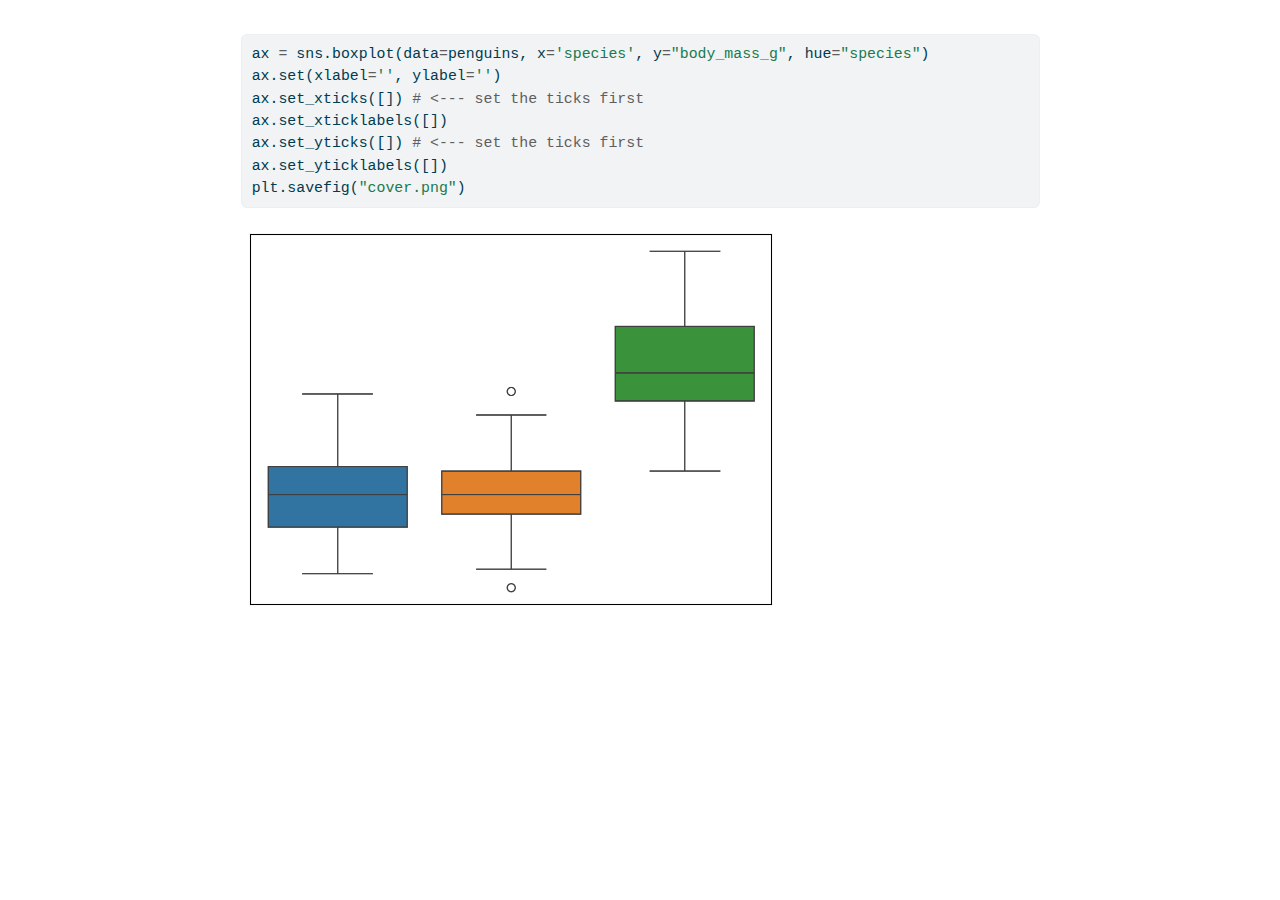
<file: img/cover/cover.html>
<!DOCTYPE html>
<html xmlns="http://www.w3.org/1999/xhtml" lang="en" xml:lang="en"><head>

<meta charset="utf-8">
<meta name="generator" content="quarto-1.4.552">

<meta name="viewport" content="width=device-width, initial-scale=1.0, user-scalable=yes">


<title>cover</title>
<style>
code{white-space: pre-wrap;}
span.smallcaps{font-variant: small-caps;}
div.columns{display: flex; gap: min(4vw, 1.5em);}
div.column{flex: auto; overflow-x: auto;}
div.hanging-indent{margin-left: 1.5em; text-indent: -1.5em;}
ul.task-list{list-style: none;}
ul.task-list li input[type="checkbox"] {
  width: 0.8em;
  margin: 0 0.8em 0.2em -1em; /* quarto-specific, see https://github.com/quarto-dev/quarto-cli/issues/4556 */ 
  vertical-align: middle;
}
/* CSS for syntax highlighting */
pre > code.sourceCode { white-space: pre; position: relative; }
pre > code.sourceCode > span { line-height: 1.25; }
pre > code.sourceCode > span:empty { height: 1.2em; }
.sourceCode { overflow: visible; }
code.sourceCode > span { color: inherit; text-decoration: inherit; }
div.sourceCode { margin: 1em 0; }
pre.sourceCode { margin: 0; }
@media screen {
div.sourceCode { overflow: auto; }
}
@media print {
pre > code.sourceCode { white-space: pre-wrap; }
pre > code.sourceCode > span { text-indent: -5em; padding-left: 5em; }
}
pre.numberSource code
  { counter-reset: source-line 0; }
pre.numberSource code > span
  { position: relative; left: -4em; counter-increment: source-line; }
pre.numberSource code > span > a:first-child::before
  { content: counter(source-line);
    position: relative; left: -1em; text-align: right; vertical-align: baseline;
    border: none; display: inline-block;
    -webkit-touch-callout: none; -webkit-user-select: none;
    -khtml-user-select: none; -moz-user-select: none;
    -ms-user-select: none; user-select: none;
    padding: 0 4px; width: 4em;
  }
pre.numberSource { margin-left: 3em;  padding-left: 4px; }
div.sourceCode
  {   }
@media screen {
pre > code.sourceCode > span > a:first-child::before { text-decoration: underline; }
}
</style>


<script src="cover_files/libs/clipboard/clipboard.min.js"></script>
<script src="cover_files/libs/quarto-html/quarto.js"></script>
<script src="cover_files/libs/quarto-html/popper.min.js"></script>
<script src="cover_files/libs/quarto-html/tippy.umd.min.js"></script>
<script src="cover_files/libs/quarto-html/anchor.min.js"></script>
<link href="cover_files/libs/quarto-html/tippy.css" rel="stylesheet">
<link href="cover_files/libs/quarto-html/quarto-syntax-highlighting.css" rel="stylesheet" id="quarto-text-highlighting-styles">
<script src="cover_files/libs/bootstrap/bootstrap.min.js"></script>
<link href="cover_files/libs/bootstrap/bootstrap-icons.css" rel="stylesheet">
<link href="cover_files/libs/bootstrap/bootstrap.min.css" rel="stylesheet" id="quarto-bootstrap" data-mode="light">


</head>

<body class="fullcontent">

<div id="quarto-content" class="page-columns page-rows-contents page-layout-article">

<main class="content" id="quarto-document-content">




<div id="e859638c" class="cell" data-execution_count="3">
<div class="sourceCode cell-code" id="cb1"><pre class="sourceCode python code-with-copy"><code class="sourceCode python"><span id="cb1-1"><a href="#cb1-1" aria-hidden="true" tabindex="-1"></a>ax <span class="op">=</span> sns.boxplot(data<span class="op">=</span>penguins, x<span class="op">=</span><span class="st">'species'</span>, y<span class="op">=</span><span class="st">"body_mass_g"</span>, hue<span class="op">=</span><span class="st">"species"</span>)</span>
<span id="cb1-2"><a href="#cb1-2" aria-hidden="true" tabindex="-1"></a>ax.<span class="bu">set</span>(xlabel<span class="op">=</span><span class="st">''</span>, ylabel<span class="op">=</span><span class="st">''</span>)</span>
<span id="cb1-3"><a href="#cb1-3" aria-hidden="true" tabindex="-1"></a>ax.set_xticks([]) <span class="co"># &lt;--- set the ticks first</span></span>
<span id="cb1-4"><a href="#cb1-4" aria-hidden="true" tabindex="-1"></a>ax.set_xticklabels([])</span>
<span id="cb1-5"><a href="#cb1-5" aria-hidden="true" tabindex="-1"></a>ax.set_yticks([]) <span class="co"># &lt;--- set the ticks first</span></span>
<span id="cb1-6"><a href="#cb1-6" aria-hidden="true" tabindex="-1"></a>ax.set_yticklabels([])</span>
<span id="cb1-7"><a href="#cb1-7" aria-hidden="true" tabindex="-1"></a>plt.savefig(<span class="st">"cover.png"</span>)</span></code><button title="Copy to Clipboard" class="code-copy-button"><i class="bi"></i></button></pre></div>
<div class="cell-output cell-output-display">
<div>
<figure class="figure">
<p><img src="cover_files/figure-html/cell-4-output-1.png" width="540" height="389" class="figure-img"></p>
</figure>
</div>
</div>
</div>

</main>
<!-- /main column -->
<script id="quarto-html-after-body" type="application/javascript">
window.document.addEventListener("DOMContentLoaded", function (event) {
  const toggleBodyColorMode = (bsSheetEl) => {
    const mode = bsSheetEl.getAttribute("data-mode");
    const bodyEl = window.document.querySelector("body");
    if (mode === "dark") {
      bodyEl.classList.add("quarto-dark");
      bodyEl.classList.remove("quarto-light");
    } else {
      bodyEl.classList.add("quarto-light");
      bodyEl.classList.remove("quarto-dark");
    }
  }
  const toggleBodyColorPrimary = () => {
    const bsSheetEl = window.document.querySelector("link#quarto-bootstrap");
    if (bsSheetEl) {
      toggleBodyColorMode(bsSheetEl);
    }
  }
  toggleBodyColorPrimary();  
  const icon = "";
  const anchorJS = new window.AnchorJS();
  anchorJS.options = {
    placement: 'right',
    icon: icon
  };
  anchorJS.add('.anchored');
  const isCodeAnnotation = (el) => {
    for (const clz of el.classList) {
      if (clz.startsWith('code-annotation-')) {                     
        return true;
      }
    }
    return false;
  }
  const clipboard = new window.ClipboardJS('.code-copy-button', {
    text: function(trigger) {
      const codeEl = trigger.previousElementSibling.cloneNode(true);
      for (const childEl of codeEl.children) {
        if (isCodeAnnotation(childEl)) {
          childEl.remove();
        }
      }
      return codeEl.innerText;
    }
  });
  clipboard.on('success', function(e) {
    // button target
    const button = e.trigger;
    // don't keep focus
    button.blur();
    // flash "checked"
    button.classList.add('code-copy-button-checked');
    var currentTitle = button.getAttribute("title");
    button.setAttribute("title", "Copied!");
    let tooltip;
    if (window.bootstrap) {
      button.setAttribute("data-bs-toggle", "tooltip");
      button.setAttribute("data-bs-placement", "left");
      button.setAttribute("data-bs-title", "Copied!");
      tooltip = new bootstrap.Tooltip(button, 
        { trigger: "manual", 
          customClass: "code-copy-button-tooltip",
          offset: [0, -8]});
      tooltip.show();    
    }
    setTimeout(function() {
      if (tooltip) {
        tooltip.hide();
        button.removeAttribute("data-bs-title");
        button.removeAttribute("data-bs-toggle");
        button.removeAttribute("data-bs-placement");
      }
      button.setAttribute("title", currentTitle);
      button.classList.remove('code-copy-button-checked');
    }, 1000);
    // clear code selection
    e.clearSelection();
  });
    var localhostRegex = new RegExp(/^(?:http|https):\/\/localhost\:?[0-9]*\//);
    var mailtoRegex = new RegExp(/^mailto:/);
      var filterRegex = new RegExp('/' + window.location.host + '/');
    var isInternal = (href) => {
        return filterRegex.test(href) || localhostRegex.test(href) || mailtoRegex.test(href);
    }
    // Inspect non-navigation links and adorn them if external
 	var links = window.document.querySelectorAll('a[href]:not(.nav-link):not(.navbar-brand):not(.toc-action):not(.sidebar-link):not(.sidebar-item-toggle):not(.pagination-link):not(.no-external):not([aria-hidden]):not(.dropdown-item):not(.quarto-navigation-tool)');
    for (var i=0; i<links.length; i++) {
      const link = links[i];
      if (!isInternal(link.href)) {
        // undo the damage that might have been done by quarto-nav.js in the case of
        // links that we want to consider external
        if (link.dataset.originalHref !== undefined) {
          link.href = link.dataset.originalHref;
        }
      }
    }
  function tippyHover(el, contentFn, onTriggerFn, onUntriggerFn) {
    const config = {
      allowHTML: true,
      maxWidth: 500,
      delay: 100,
      arrow: false,
      appendTo: function(el) {
          return el.parentElement;
      },
      interactive: true,
      interactiveBorder: 10,
      theme: 'quarto',
      placement: 'bottom-start',
    };
    if (contentFn) {
      config.content = contentFn;
    }
    if (onTriggerFn) {
      config.onTrigger = onTriggerFn;
    }
    if (onUntriggerFn) {
      config.onUntrigger = onUntriggerFn;
    }
    window.tippy(el, config); 
  }
  const noterefs = window.document.querySelectorAll('a[role="doc-noteref"]');
  for (var i=0; i<noterefs.length; i++) {
    const ref = noterefs[i];
    tippyHover(ref, function() {
      // use id or data attribute instead here
      let href = ref.getAttribute('data-footnote-href') || ref.getAttribute('href');
      try { href = new URL(href).hash; } catch {}
      const id = href.replace(/^#\/?/, "");
      const note = window.document.getElementById(id);
      if (note) {
        return note.innerHTML;
      } else {
        return "";
      }
    });
  }
  const xrefs = window.document.querySelectorAll('a.quarto-xref');
  const processXRef = (id, note) => {
    // Strip column container classes
    const stripColumnClz = (el) => {
      el.classList.remove("page-full", "page-columns");
      if (el.children) {
        for (const child of el.children) {
          stripColumnClz(child);
        }
      }
    }
    stripColumnClz(note)
    if (id === null || id.startsWith('sec-')) {
      // Special case sections, only their first couple elements
      const container = document.createElement("div");
      if (note.children && note.children.length > 2) {
        container.appendChild(note.children[0].cloneNode(true));
        for (let i = 1; i < note.children.length; i++) {
          const child = note.children[i];
          if (child.tagName === "P" && child.innerText === "") {
            continue;
          } else {
            container.appendChild(child.cloneNode(true));
            break;
          }
        }
        if (window.Quarto?.typesetMath) {
          window.Quarto.typesetMath(container);
        }
        return container.innerHTML
      } else {
        if (window.Quarto?.typesetMath) {
          window.Quarto.typesetMath(note);
        }
        return note.innerHTML;
      }
    } else {
      // Remove any anchor links if they are present
      const anchorLink = note.querySelector('a.anchorjs-link');
      if (anchorLink) {
        anchorLink.remove();
      }
      if (window.Quarto?.typesetMath) {
        window.Quarto.typesetMath(note);
      }
      // TODO in 1.5, we should make sure this works without a callout special case
      if (note.classList.contains("callout")) {
        return note.outerHTML;
      } else {
        return note.innerHTML;
      }
    }
  }
  for (var i=0; i<xrefs.length; i++) {
    const xref = xrefs[i];
    tippyHover(xref, undefined, function(instance) {
      instance.disable();
      let url = xref.getAttribute('href');
      let hash = undefined; 
      if (url.startsWith('#')) {
        hash = url;
      } else {
        try { hash = new URL(url).hash; } catch {}
      }
      if (hash) {
        const id = hash.replace(/^#\/?/, "");
        const note = window.document.getElementById(id);
        if (note !== null) {
          try {
            const html = processXRef(id, note.cloneNode(true));
            instance.setContent(html);
          } finally {
            instance.enable();
            instance.show();
          }
        } else {
          // See if we can fetch this
          fetch(url.split('#')[0])
          .then(res => res.text())
          .then(html => {
            const parser = new DOMParser();
            const htmlDoc = parser.parseFromString(html, "text/html");
            const note = htmlDoc.getElementById(id);
            if (note !== null) {
              const html = processXRef(id, note);
              instance.setContent(html);
            } 
          }).finally(() => {
            instance.enable();
            instance.show();
          });
        }
      } else {
        // See if we can fetch a full url (with no hash to target)
        // This is a special case and we should probably do some content thinning / targeting
        fetch(url)
        .then(res => res.text())
        .then(html => {
          const parser = new DOMParser();
          const htmlDoc = parser.parseFromString(html, "text/html");
          const note = htmlDoc.querySelector('main.content');
          if (note !== null) {
            // This should only happen for chapter cross references
            // (since there is no id in the URL)
            // remove the first header
            if (note.children.length > 0 && note.children[0].tagName === "HEADER") {
              note.children[0].remove();
            }
            const html = processXRef(null, note);
            instance.setContent(html);
          } 
        }).finally(() => {
          instance.enable();
          instance.show();
        });
      }
    }, function(instance) {
    });
  }
      let selectedAnnoteEl;
      const selectorForAnnotation = ( cell, annotation) => {
        let cellAttr = 'data-code-cell="' + cell + '"';
        let lineAttr = 'data-code-annotation="' +  annotation + '"';
        const selector = 'span[' + cellAttr + '][' + lineAttr + ']';
        return selector;
      }
      const selectCodeLines = (annoteEl) => {
        const doc = window.document;
        const targetCell = annoteEl.getAttribute("data-target-cell");
        const targetAnnotation = annoteEl.getAttribute("data-target-annotation");
        const annoteSpan = window.document.querySelector(selectorForAnnotation(targetCell, targetAnnotation));
        const lines = annoteSpan.getAttribute("data-code-lines").split(",");
        const lineIds = lines.map((line) => {
          return targetCell + "-" + line;
        })
        let top = null;
        let height = null;
        let parent = null;
        if (lineIds.length > 0) {
            //compute the position of the single el (top and bottom and make a div)
            const el = window.document.getElementById(lineIds[0]);
            top = el.offsetTop;
            height = el.offsetHeight;
            parent = el.parentElement.parentElement;
          if (lineIds.length > 1) {
            const lastEl = window.document.getElementById(lineIds[lineIds.length - 1]);
            const bottom = lastEl.offsetTop + lastEl.offsetHeight;
            height = bottom - top;
          }
          if (top !== null && height !== null && parent !== null) {
            // cook up a div (if necessary) and position it 
            let div = window.document.getElementById("code-annotation-line-highlight");
            if (div === null) {
              div = window.document.createElement("div");
              div.setAttribute("id", "code-annotation-line-highlight");
              div.style.position = 'absolute';
              parent.appendChild(div);
            }
            div.style.top = top - 2 + "px";
            div.style.height = height + 4 + "px";
            div.style.left = 0;
            let gutterDiv = window.document.getElementById("code-annotation-line-highlight-gutter");
            if (gutterDiv === null) {
              gutterDiv = window.document.createElement("div");
              gutterDiv.setAttribute("id", "code-annotation-line-highlight-gutter");
              gutterDiv.style.position = 'absolute';
              const codeCell = window.document.getElementById(targetCell);
              const gutter = codeCell.querySelector('.code-annotation-gutter');
              gutter.appendChild(gutterDiv);
            }
            gutterDiv.style.top = top - 2 + "px";
            gutterDiv.style.height = height + 4 + "px";
          }
          selectedAnnoteEl = annoteEl;
        }
      };
      const unselectCodeLines = () => {
        const elementsIds = ["code-annotation-line-highlight", "code-annotation-line-highlight-gutter"];
        elementsIds.forEach((elId) => {
          const div = window.document.getElementById(elId);
          if (div) {
            div.remove();
          }
        });
        selectedAnnoteEl = undefined;
      };
        // Handle positioning of the toggle
    window.addEventListener(
      "resize",
      throttle(() => {
        elRect = undefined;
        if (selectedAnnoteEl) {
          selectCodeLines(selectedAnnoteEl);
        }
      }, 10)
    );
    function throttle(fn, ms) {
    let throttle = false;
    let timer;
      return (...args) => {
        if(!throttle) { // first call gets through
            fn.apply(this, args);
            throttle = true;
        } else { // all the others get throttled
            if(timer) clearTimeout(timer); // cancel #2
            timer = setTimeout(() => {
              fn.apply(this, args);
              timer = throttle = false;
            }, ms);
        }
      };
    }
      // Attach click handler to the DT
      const annoteDls = window.document.querySelectorAll('dt[data-target-cell]');
      for (const annoteDlNode of annoteDls) {
        annoteDlNode.addEventListener('click', (event) => {
          const clickedEl = event.target;
          if (clickedEl !== selectedAnnoteEl) {
            unselectCodeLines();
            const activeEl = window.document.querySelector('dt[data-target-cell].code-annotation-active');
            if (activeEl) {
              activeEl.classList.remove('code-annotation-active');
            }
            selectCodeLines(clickedEl);
            clickedEl.classList.add('code-annotation-active');
          } else {
            // Unselect the line
            unselectCodeLines();
            clickedEl.classList.remove('code-annotation-active');
          }
        });
      }
  const findCites = (el) => {
    const parentEl = el.parentElement;
    if (parentEl) {
      const cites = parentEl.dataset.cites;
      if (cites) {
        return {
          el,
          cites: cites.split(' ')
        };
      } else {
        return findCites(el.parentElement)
      }
    } else {
      return undefined;
    }
  };
  var bibliorefs = window.document.querySelectorAll('a[role="doc-biblioref"]');
  for (var i=0; i<bibliorefs.length; i++) {
    const ref = bibliorefs[i];
    const citeInfo = findCites(ref);
    if (citeInfo) {
      tippyHover(citeInfo.el, function() {
        var popup = window.document.createElement('div');
        citeInfo.cites.forEach(function(cite) {
          var citeDiv = window.document.createElement('div');
          citeDiv.classList.add('hanging-indent');
          citeDiv.classList.add('csl-entry');
          var biblioDiv = window.document.getElementById('ref-' + cite);
          if (biblioDiv) {
            citeDiv.innerHTML = biblioDiv.innerHTML;
          }
          popup.appendChild(citeDiv);
        });
        return popup.innerHTML;
      });
    }
  }
});
</script>
</div> <!-- /content -->




</body></html>
</file>
<file: docs/site_libs/quarto-html/tippy.css>
.tippy-box[data-animation=fade][data-state=hidden]{opacity:0}[data-tippy-root]{max-width:calc(100vw - 10px)}.tippy-box{position:relative;background-color:#333;color:#fff;border-radius:4px;font-size:14px;line-height:1.4;white-space:normal;outline:0;transition-property:transform,visibility,opacity}.tippy-box[data-placement^=top]>.tippy-arrow{bottom:0}.tippy-box[data-placement^=top]>.tippy-arrow:before{bottom:-7px;left:0;border-width:8px 8px 0;border-top-color:initial;transform-origin:center top}.tippy-box[data-placement^=bottom]>.tippy-arrow{top:0}.tippy-box[data-placement^=bottom]>.tippy-arrow:before{top:-7px;left:0;border-width:0 8px 8px;border-bottom-color:initial;transform-origin:center bottom}.tippy-box[data-placement^=left]>.tippy-arrow{right:0}.tippy-box[data-placement^=left]>.tippy-arrow:before{border-width:8px 0 8px 8px;border-left-color:initial;right:-7px;transform-origin:center left}.tippy-box[data-placement^=right]>.tippy-arrow{left:0}.tippy-box[data-placement^=right]>.tippy-arrow:before{left:-7px;border-width:8px 8px 8px 0;border-right-color:initial;transform-origin:center right}.tippy-box[data-inertia][data-state=visible]{transition-timing-function:cubic-bezier(.54,1.5,.38,1.11)}.tippy-arrow{width:16px;height:16px;color:#333}.tippy-arrow:before{content:"";position:absolute;border-color:transparent;border-style:solid}.tippy-content{position:relative;padding:5px 9px;z-index:1}
</file>
<file: docs/site_libs/quarto-html/quarto-syntax-highlighting.css>
/* quarto syntax highlight colors */
:root {
  --quarto-hl-ot-color: #003B4F;
  --quarto-hl-at-color: #657422;
  --quarto-hl-ss-color: #20794D;
  --quarto-hl-an-color: #5E5E5E;
  --quarto-hl-fu-color: #4758AB;
  --quarto-hl-st-color: #20794D;
  --quarto-hl-cf-color: #003B4F;
  --quarto-hl-op-color: #5E5E5E;
  --quarto-hl-er-color: #AD0000;
  --quarto-hl-bn-color: #AD0000;
  --quarto-hl-al-color: #AD0000;
  --quarto-hl-va-color: #111111;
  --quarto-hl-bu-color: inherit;
  --quarto-hl-ex-color: inherit;
  --quarto-hl-pp-color: #AD0000;
  --quarto-hl-in-color: #5E5E5E;
  --quarto-hl-vs-color: #20794D;
  --quarto-hl-wa-color: #5E5E5E;
  --quarto-hl-do-color: #5E5E5E;
  --quarto-hl-im-color: #00769E;
  --quarto-hl-ch-color: #20794D;
  --quarto-hl-dt-color: #AD0000;
  --quarto-hl-fl-color: #AD0000;
  --quarto-hl-co-color: #5E5E5E;
  --quarto-hl-cv-color: #5E5E5E;
  --quarto-hl-cn-color: #8f5902;
  --quarto-hl-sc-color: #5E5E5E;
  --quarto-hl-dv-color: #AD0000;
  --quarto-hl-kw-color: #003B4F;
}

/* other quarto variables */
:root {
  --quarto-font-monospace: SFMono-Regular, Menlo, Monaco, Consolas, "Liberation Mono", "Courier New", monospace;
}

pre > code.sourceCode > span {
  color: #003B4F;
}

code span {
  color: #003B4F;
}

code.sourceCode > span {
  color: #003B4F;
}

div.sourceCode,
div.sourceCode pre.sourceCode {
  color: #003B4F;
}

code span.ot {
  color: #003B4F;
  font-style: inherit;
}

code span.at {
  color: #657422;
  font-style: inherit;
}

code span.ss {
  color: #20794D;
  font-style: inherit;
}

code span.an {
  color: #5E5E5E;
  font-style: inherit;
}

code span.fu {
  color: #4758AB;
  font-style: inherit;
}

code span.st {
  color: #20794D;
  font-style: inherit;
}

code span.cf {
  color: #003B4F;
  font-style: inherit;
}

code span.op {
  color: #5E5E5E;
  font-style: inherit;
}

code span.er {
  color: #AD0000;
  font-style: inherit;
}

code span.bn {
  color: #AD0000;
  font-style: inherit;
}

code span.al {
  color: #AD0000;
  font-style: inherit;
}

code span.va {
  color: #111111;
  font-style: inherit;
}

code span.bu {
  font-style: inherit;
}

code span.ex {
  font-style: inherit;
}

code span.pp {
  color: #AD0000;
  font-style: inherit;
}

code span.in {
  color: #5E5E5E;
  font-style: inherit;
}

code span.vs {
  color: #20794D;
  font-style: inherit;
}

code span.wa {
  color: #5E5E5E;
  font-style: italic;
}

code span.do {
  color: #5E5E5E;
  font-style: italic;
}

code span.im {
  color: #00769E;
  font-style: inherit;
}

code span.ch {
  color: #20794D;
  font-style: inherit;
}

code span.dt {
  color: #AD0000;
  font-style: inherit;
}

code span.fl {
  color: #AD0000;
  font-style: inherit;
}

code span.co {
  color: #5E5E5E;
  font-style: inherit;
}

code span.cv {
  color: #5E5E5E;
  font-style: italic;
}

code span.cn {
  color: #8f5902;
  font-style: inherit;
}

code span.sc {
  color: #5E5E5E;
  font-style: inherit;
}

code span.dv {
  color: #AD0000;
  font-style: inherit;
}

code span.kw {
  color: #003B4F;
  font-style: inherit;
}

.prevent-inlining {
  content: "</";
}

/*# sourceMappingURL=debc5d5d77c3f9108843748ff7464032.css.map */
</file>
<file: docs/site_libs/quarto-html/quarto-syntax-highlighting-dark.css>
/* quarto syntax highlight colors */
:root {
  --quarto-hl-al-color: #f07178;
  --quarto-hl-an-color: #d4d0ab;
  --quarto-hl-at-color: #00e0e0;
  --quarto-hl-bn-color: #d4d0ab;
  --quarto-hl-bu-color: #abe338;
  --quarto-hl-ch-color: #abe338;
  --quarto-hl-co-color: #f8f8f2;
  --quarto-hl-cv-color: #ffd700;
  --quarto-hl-cn-color: #ffd700;
  --quarto-hl-cf-color: #ffa07a;
  --quarto-hl-dt-color: #ffa07a;
  --quarto-hl-dv-color: #d4d0ab;
  --quarto-hl-do-color: #f8f8f2;
  --quarto-hl-er-color: #f07178;
  --quarto-hl-ex-color: #00e0e0;
  --quarto-hl-fl-color: #d4d0ab;
  --quarto-hl-fu-color: #ffa07a;
  --quarto-hl-im-color: #abe338;
  --quarto-hl-in-color: #d4d0ab;
  --quarto-hl-kw-color: #ffa07a;
  --quarto-hl-op-color: #ffa07a;
  --quarto-hl-ot-color: #00e0e0;
  --quarto-hl-pp-color: #dcc6e0;
  --quarto-hl-re-color: #00e0e0;
  --quarto-hl-sc-color: #abe338;
  --quarto-hl-ss-color: #abe338;
  --quarto-hl-st-color: #abe338;
  --quarto-hl-va-color: #00e0e0;
  --quarto-hl-vs-color: #abe338;
  --quarto-hl-wa-color: #dcc6e0;
}

/* other quarto variables */
:root {
  --quarto-font-monospace: SFMono-Regular, Menlo, Monaco, Consolas, "Liberation Mono", "Courier New", monospace;
}

code span.al {
  background-color: #2a0f15;
  font-weight: bold;
  color: #f07178;
}

code span.an {
  color: #d4d0ab;
}

code span.at {
  color: #00e0e0;
}

code span.bn {
  color: #d4d0ab;
}

code span.bu {
  color: #abe338;
}

code span.ch {
  color: #abe338;
}

code span.co {
  font-style: italic;
  color: #f8f8f2;
}

code span.cv {
  color: #ffd700;
}

code span.cn {
  color: #ffd700;
}

code span.cf {
  font-weight: bold;
  color: #ffa07a;
}

code span.dt {
  color: #ffa07a;
}

code span.dv {
  color: #d4d0ab;
}

code span.do {
  color: #f8f8f2;
}

code span.er {
  color: #f07178;
  text-decoration: underline;
}

code span.ex {
  font-weight: bold;
  color: #00e0e0;
}

code span.fl {
  color: #d4d0ab;
}

code span.fu {
  color: #ffa07a;
}

code span.im {
  color: #abe338;
}

code span.in {
  color: #d4d0ab;
}

code span.kw {
  font-weight: bold;
  color: #ffa07a;
}

pre > code.sourceCode > span {
  color: #f8f8f2;
}

code span {
  color: #f8f8f2;
}

code.sourceCode > span {
  color: #f8f8f2;
}

div.sourceCode,
div.sourceCode pre.sourceCode {
  color: #f8f8f2;
}

code span.op {
  color: #ffa07a;
}

code span.ot {
  color: #00e0e0;
}

code span.pp {
  color: #dcc6e0;
}

code span.re {
  background-color: #f8f8f2;
  color: #00e0e0;
}

code span.sc {
  color: #abe338;
}

code span.ss {
  color: #abe338;
}

code span.st {
  color: #abe338;
}

code span.va {
  color: #00e0e0;
}

code span.vs {
  color: #abe338;
}

code span.wa {
  color: #dcc6e0;
}

.prevent-inlining {
  content: "</";
}

/*# sourceMappingURL=935a306eefa94366c21e1a970dddb765.css.map */
</file>
<file: docs/html/styles.css>
.theorem.exercise{
    padding: 0.8rem 1rem;
    margin-bottom: 1rem;
}
.theorem.exercise .theorem-title {
    display: block;
}
.quarto-light .theorem.exercise{
    background-color:bisque;
}
.quarto-dark .theorem.exercise{
    background-color:darkslategray;
}
</file>
<file: img/cover/cover_files/libs/quarto-html/tippy.css>
.tippy-box[data-animation=fade][data-state=hidden]{opacity:0}[data-tippy-root]{max-width:calc(100vw - 10px)}.tippy-box{position:relative;background-color:#333;color:#fff;border-radius:4px;font-size:14px;line-height:1.4;white-space:normal;outline:0;transition-property:transform,visibility,opacity}.tippy-box[data-placement^=top]>.tippy-arrow{bottom:0}.tippy-box[data-placement^=top]>.tippy-arrow:before{bottom:-7px;left:0;border-width:8px 8px 0;border-top-color:initial;transform-origin:center top}.tippy-box[data-placement^=bottom]>.tippy-arrow{top:0}.tippy-box[data-placement^=bottom]>.tippy-arrow:before{top:-7px;left:0;border-width:0 8px 8px;border-bottom-color:initial;transform-origin:center bottom}.tippy-box[data-placement^=left]>.tippy-arrow{right:0}.tippy-box[data-placement^=left]>.tippy-arrow:before{border-width:8px 0 8px 8px;border-left-color:initial;right:-7px;transform-origin:center left}.tippy-box[data-placement^=right]>.tippy-arrow{left:0}.tippy-box[data-placement^=right]>.tippy-arrow:before{left:-7px;border-width:8px 8px 8px 0;border-right-color:initial;transform-origin:center right}.tippy-box[data-inertia][data-state=visible]{transition-timing-function:cubic-bezier(.54,1.5,.38,1.11)}.tippy-arrow{width:16px;height:16px;color:#333}.tippy-arrow:before{content:"";position:absolute;border-color:transparent;border-style:solid}.tippy-content{position:relative;padding:5px 9px;z-index:1}
</file>
<file: img/cover/cover_files/libs/quarto-html/quarto-syntax-highlighting.css>
/* quarto syntax highlight colors */
:root {
  --quarto-hl-ot-color: #003B4F;
  --quarto-hl-at-color: #657422;
  --quarto-hl-ss-color: #20794D;
  --quarto-hl-an-color: #5E5E5E;
  --quarto-hl-fu-color: #4758AB;
  --quarto-hl-st-color: #20794D;
  --quarto-hl-cf-color: #003B4F;
  --quarto-hl-op-color: #5E5E5E;
  --quarto-hl-er-color: #AD0000;
  --quarto-hl-bn-color: #AD0000;
  --quarto-hl-al-color: #AD0000;
  --quarto-hl-va-color: #111111;
  --quarto-hl-bu-color: inherit;
  --quarto-hl-ex-color: inherit;
  --quarto-hl-pp-color: #AD0000;
  --quarto-hl-in-color: #5E5E5E;
  --quarto-hl-vs-color: #20794D;
  --quarto-hl-wa-color: #5E5E5E;
  --quarto-hl-do-color: #5E5E5E;
  --quarto-hl-im-color: #00769E;
  --quarto-hl-ch-color: #20794D;
  --quarto-hl-dt-color: #AD0000;
  --quarto-hl-fl-color: #AD0000;
  --quarto-hl-co-color: #5E5E5E;
  --quarto-hl-cv-color: #5E5E5E;
  --quarto-hl-cn-color: #8f5902;
  --quarto-hl-sc-color: #5E5E5E;
  --quarto-hl-dv-color: #AD0000;
  --quarto-hl-kw-color: #003B4F;
}

/* other quarto variables */
:root {
  --quarto-font-monospace: SFMono-Regular, Menlo, Monaco, Consolas, "Liberation Mono", "Courier New", monospace;
}

pre > code.sourceCode > span {
  color: #003B4F;
}

code span {
  color: #003B4F;
}

code.sourceCode > span {
  color: #003B4F;
}

div.sourceCode,
div.sourceCode pre.sourceCode {
  color: #003B4F;
}

code span.ot {
  color: #003B4F;
  font-style: inherit;
}

code span.at {
  color: #657422;
  font-style: inherit;
}

code span.ss {
  color: #20794D;
  font-style: inherit;
}

code span.an {
  color: #5E5E5E;
  font-style: inherit;
}

code span.fu {
  color: #4758AB;
  font-style: inherit;
}

code span.st {
  color: #20794D;
  font-style: inherit;
}

code span.cf {
  color: #003B4F;
  font-style: inherit;
}

code span.op {
  color: #5E5E5E;
  font-style: inherit;
}

code span.er {
  color: #AD0000;
  font-style: inherit;
}

code span.bn {
  color: #AD0000;
  font-style: inherit;
}

code span.al {
  color: #AD0000;
  font-style: inherit;
}

code span.va {
  color: #111111;
  font-style: inherit;
}

code span.bu {
  font-style: inherit;
}

code span.ex {
  font-style: inherit;
}

code span.pp {
  color: #AD0000;
  font-style: inherit;
}

code span.in {
  color: #5E5E5E;
  font-style: inherit;
}

code span.vs {
  color: #20794D;
  font-style: inherit;
}

code span.wa {
  color: #5E5E5E;
  font-style: italic;
}

code span.do {
  color: #5E5E5E;
  font-style: italic;
}

code span.im {
  color: #00769E;
  font-style: inherit;
}

code span.ch {
  color: #20794D;
  font-style: inherit;
}

code span.dt {
  color: #AD0000;
  font-style: inherit;
}

code span.fl {
  color: #AD0000;
  font-style: inherit;
}

code span.co {
  color: #5E5E5E;
  font-style: inherit;
}

code span.cv {
  color: #5E5E5E;
  font-style: italic;
}

code span.cn {
  color: #8f5902;
  font-style: inherit;
}

code span.sc {
  color: #5E5E5E;
  font-style: inherit;
}

code span.dv {
  color: #AD0000;
  font-style: inherit;
}

code span.kw {
  color: #003B4F;
  font-style: inherit;
}

.prevent-inlining {
  content: "</";
}

/*# sourceMappingURL=debc5d5d77c3f9108843748ff7464032.css.map */
</file>
